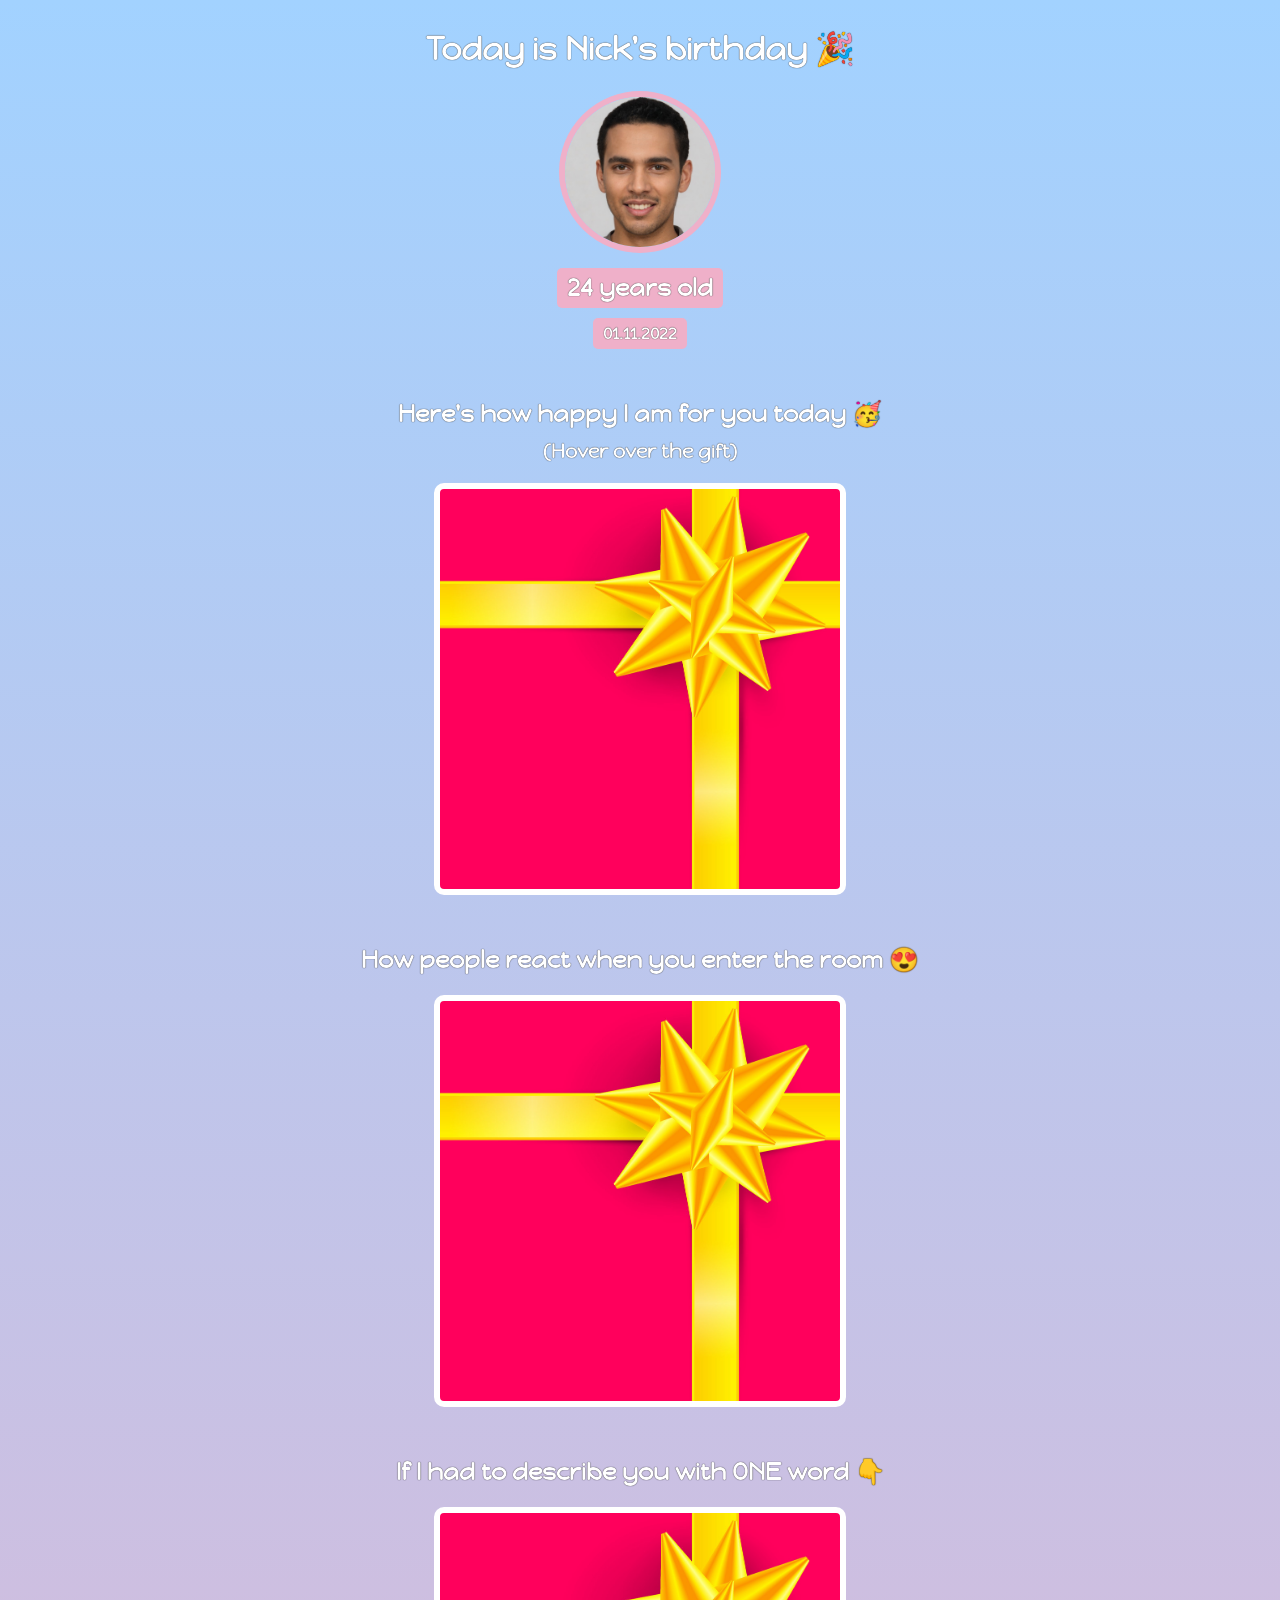
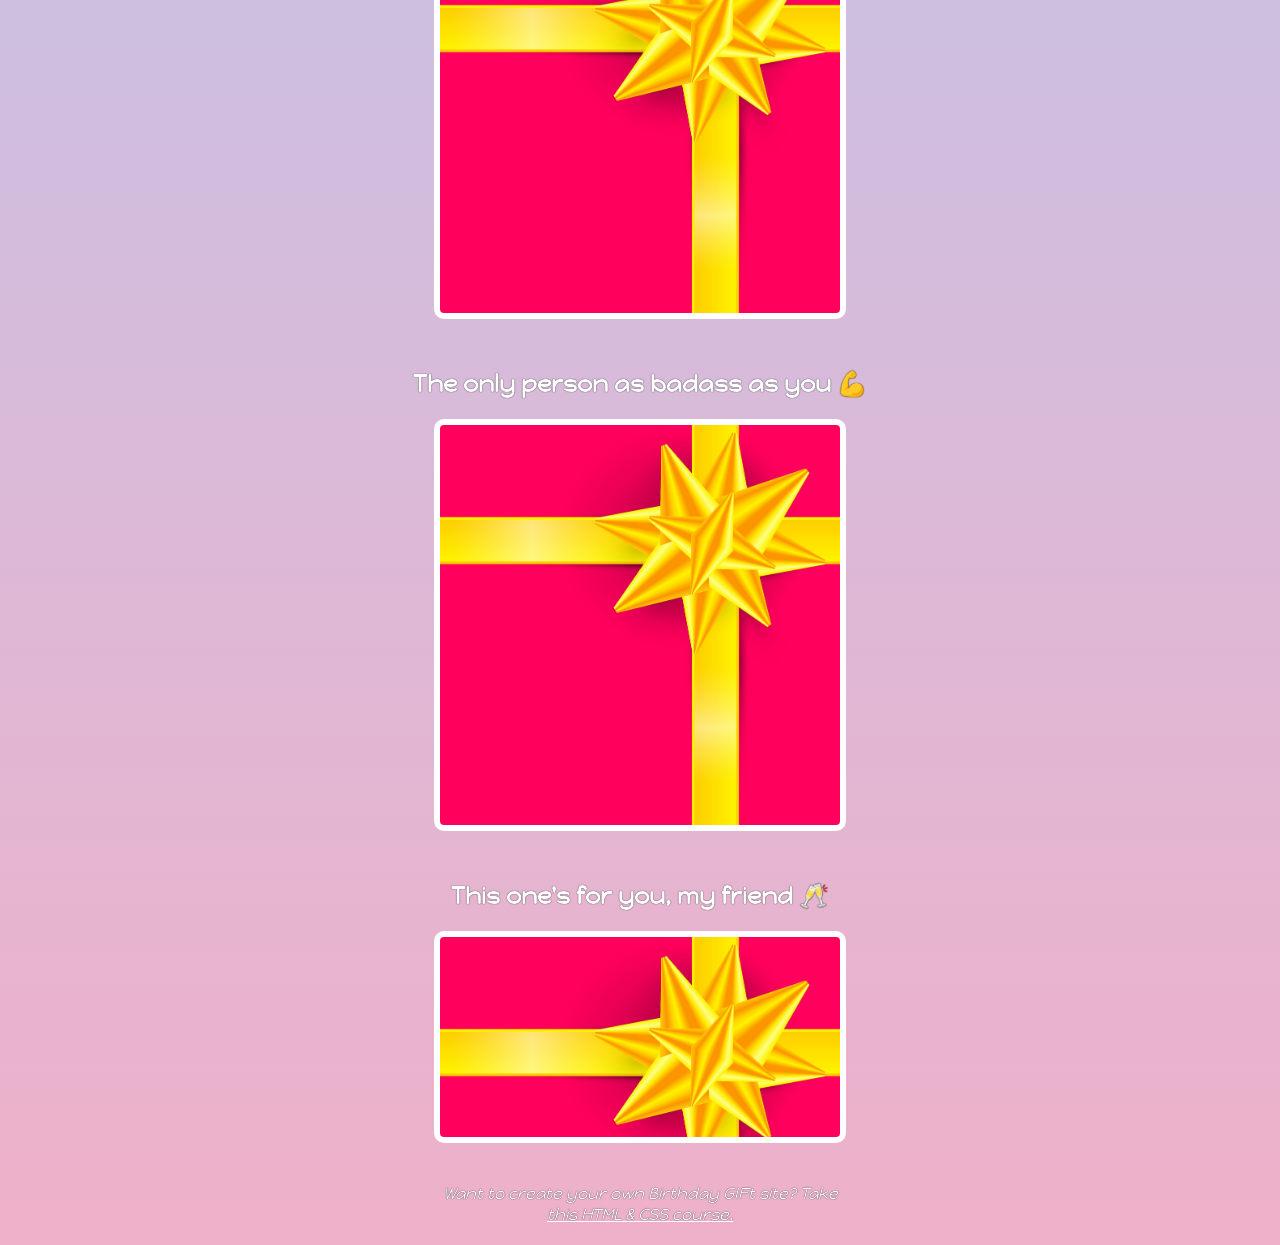
<file: Birthday-Simple-Website/index.html>
<html>
    <head>
        <link rel="preconnect" href="https://fonts.googleapis.com">
        <link rel="preconnect" href="https://fonts.gstatic.com" crossorigin>
        <link href="https://fonts.googleapis.com/css2?family=Happy+Monkey&display=swap" rel="stylesheet">
        <link rel="stylesheet" href="styles.css">
    </head>
    <body>
        <div id="header">
            <h1>Today is Nick's birthday 🎉</h1>
            <img id="bff-img" src="images/nick.jpg">
            <h2 id="bday-age">24 years old</h2>
            <h4 id="bday-date">01.11.2022</h4>
        </div>
        
        <div class="gift-section">
            <h2 class="gift-title">Here's how happy I am for you today 🥳</h2>
            <h3 class="gift-hint">(Hover over the gift)</h3>
            <div class="gift-img" id="gift-img-happy"></div>
        </div>
        
        <div class="gift-section">
            <h2 class="gift-title">How people react when you enter the room 😍</h2>
            <div class="gift-img" id="gift-img-hot"></div>
        </div>
        
        <div class="gift-section">
            <h2 class="gift-title">If I had to describe you with ONE word 👇</h2>
            <div class="gift-img" id="gift-img-genius"></div>
        </div>
        
        <div class="gift-section">
            <h2 class="gift-title">The only person as badass as you 💪</h2>
            <div class="gift-img" id="gift-img-badass"></div>
        </div>
        
         <div class="gift-section">
            <h2 class="gift-title">This one's for you, my friend 🥂</h2>
            <div class="gift-img" id="gift-img-cheers"></div>
        </div>
        
        <p id="footer">Want to create your own Birthday GIFt site? Take <a href="https://scrimba.com/learn/htmlandcss" target="_blank">this HTML & CSS course.</a></p>
        
    </body>
</html>
</file>
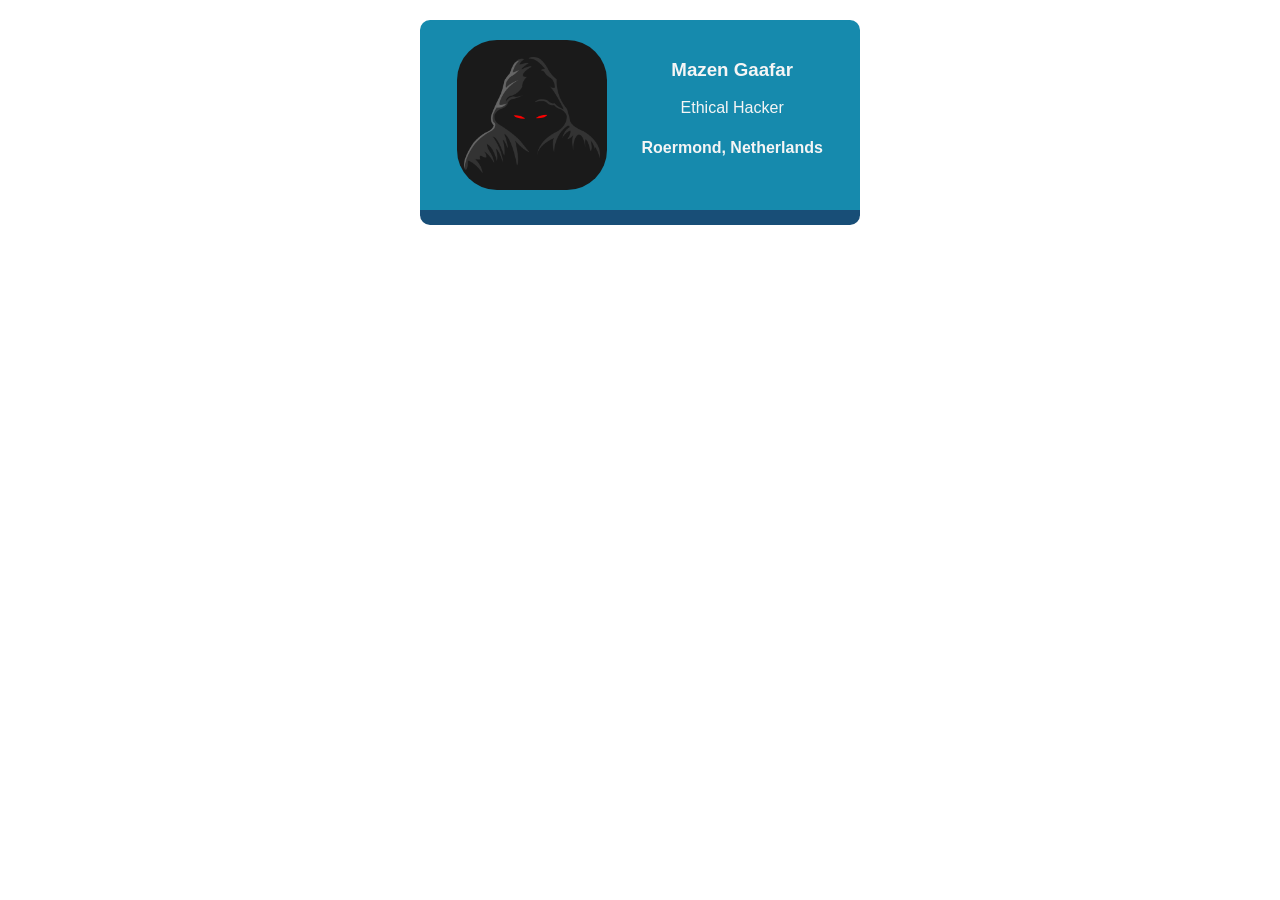
<file: Business-Card/index.html>
<html>
    <head>
        <link rel="stylesheet" href="styles.css" />
    </head>
    <body>
        <div class="card">
            <img class="avatar" src="images/nmmm.jpg">
            <div >
                <h3>Mazen Gaafar</h3>
                <p>Ethical Hacker</p>
                <h4>Roermond, Netherlands</h4>
            </div>
        </div>
    </body>
</html>
</file>
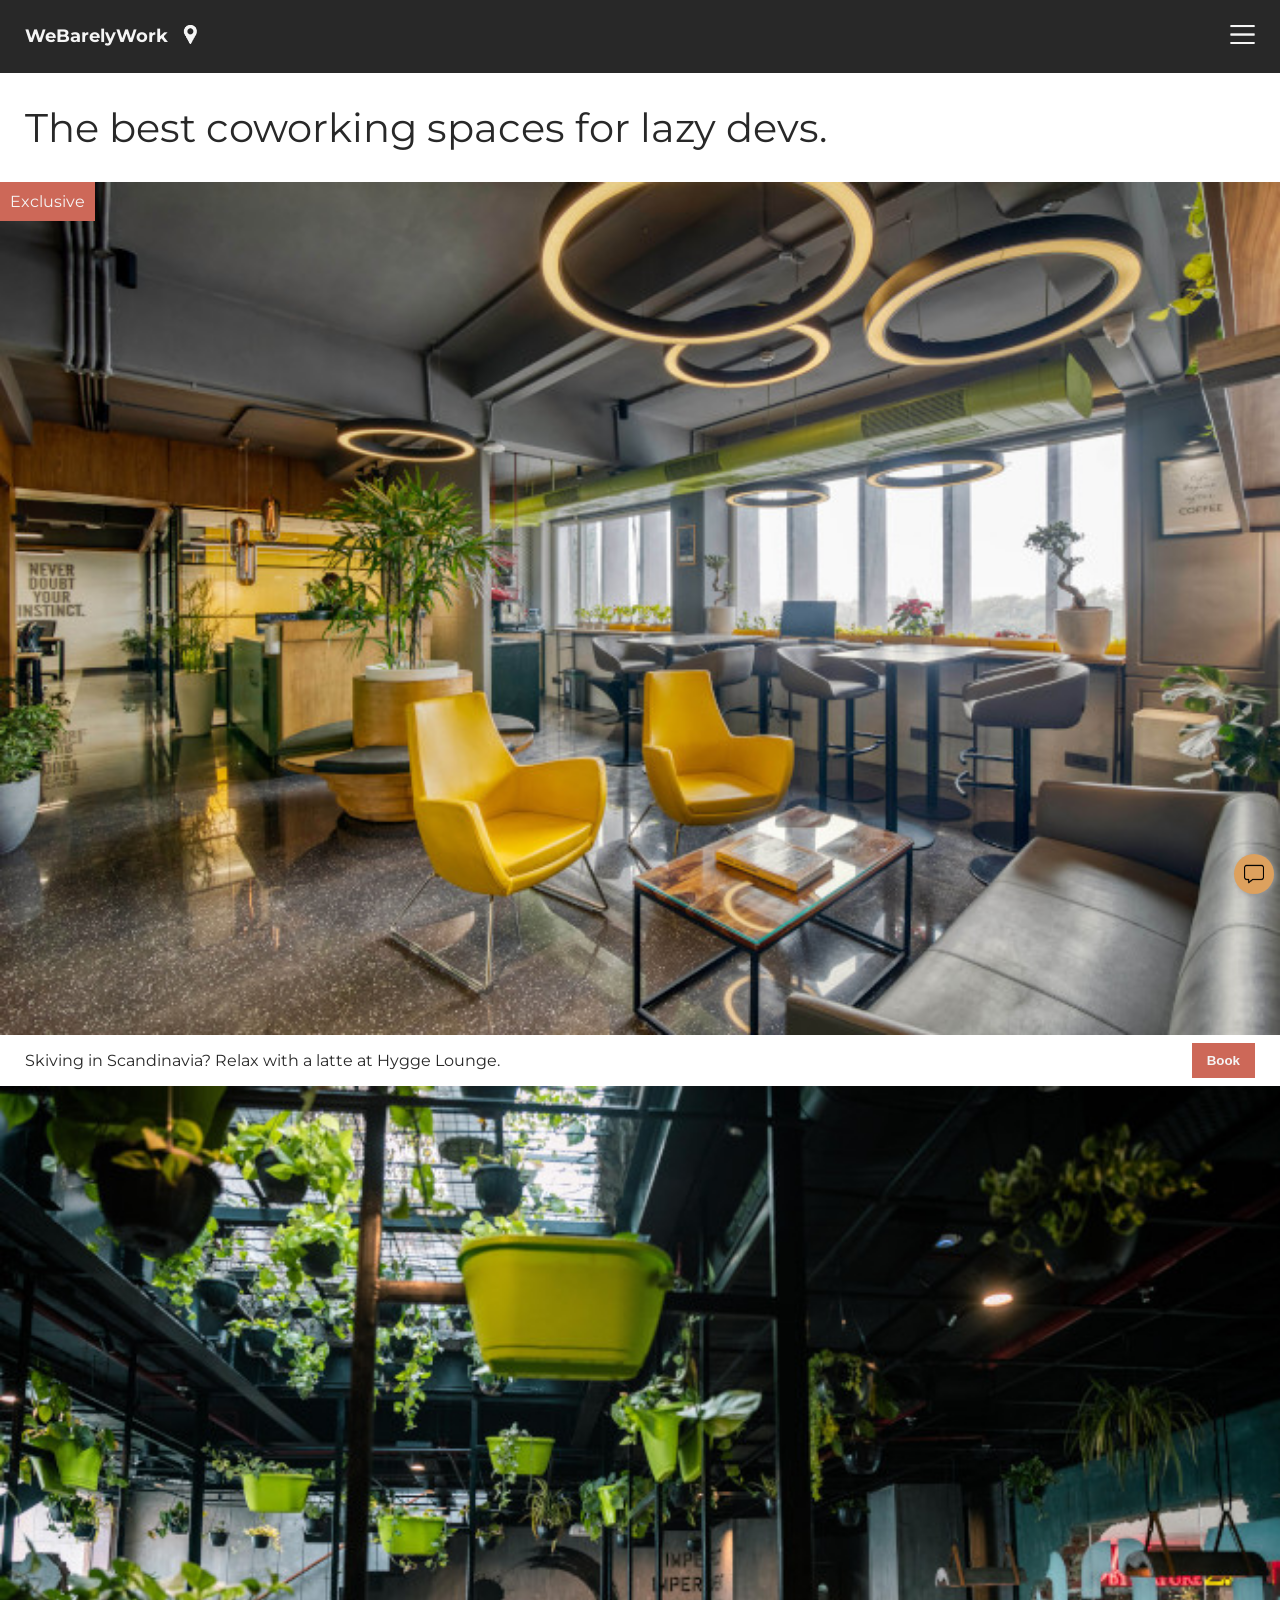
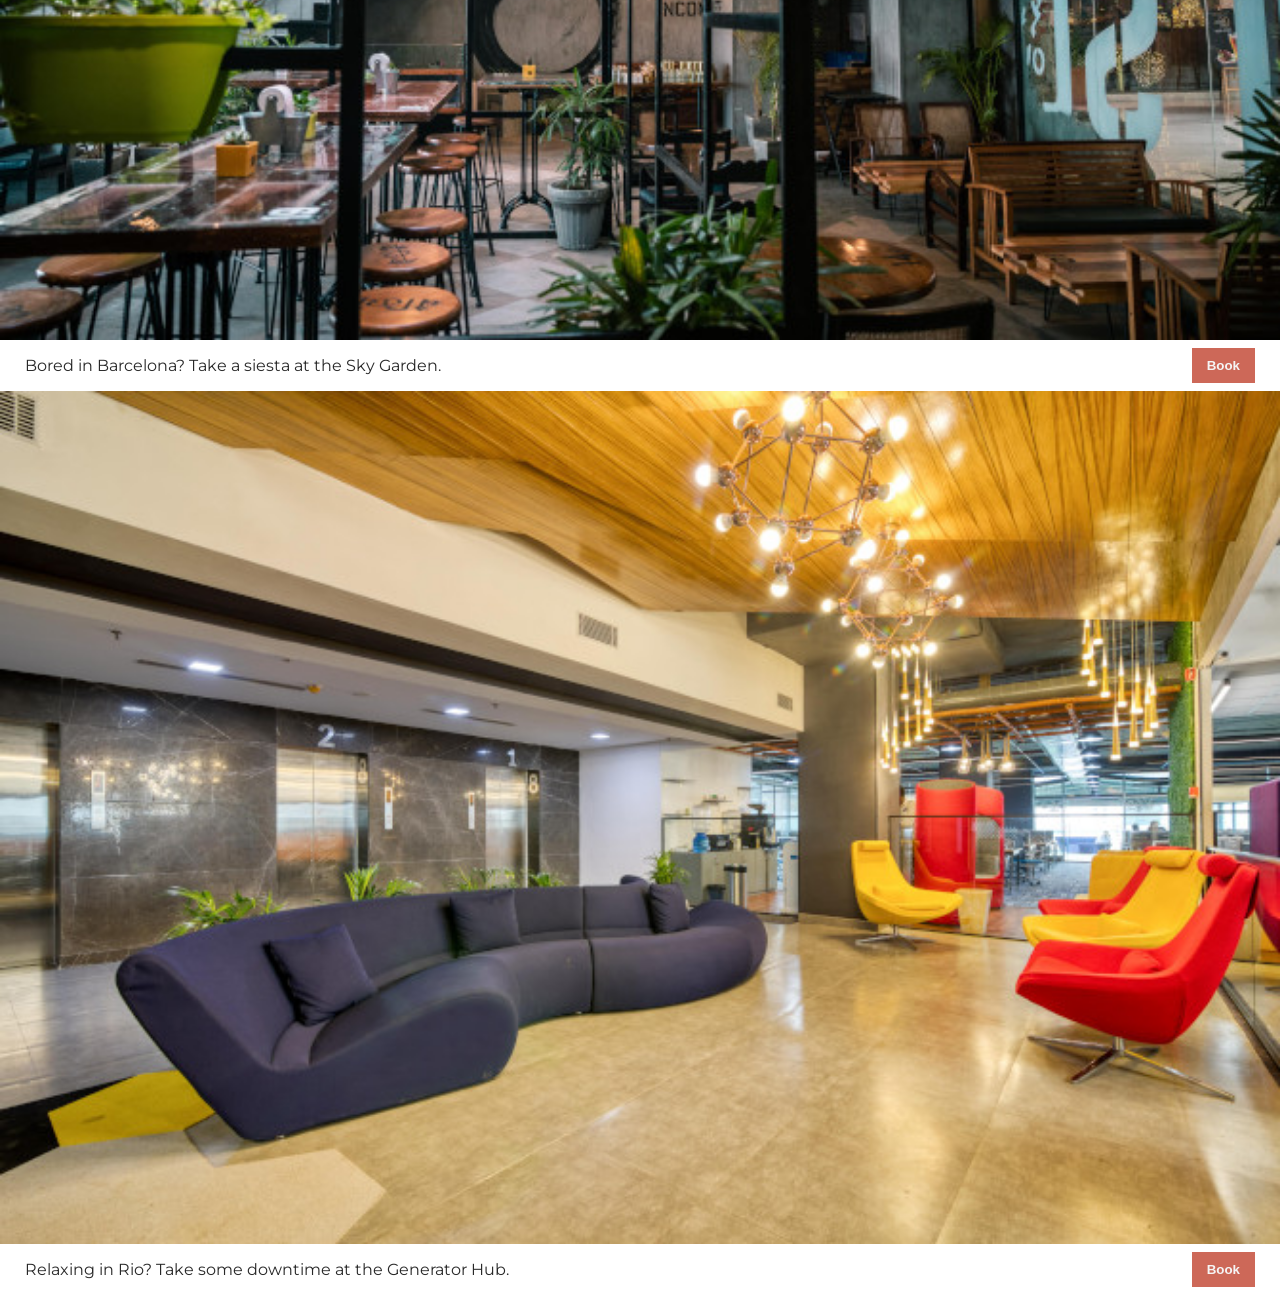
<file: Coworking-space-site/index.html>
<!doctype html>
<html>
	<head>
		<link rel="preconnect" href="https://fonts.googleapis.com">
		<link rel="preconnect" href="https://fonts.gstatic.com" crossorigin>
		<link href="https://fonts.googleapis.com/css2?family=Montserrat:wght@400;700&display=swap" rel="stylesheet">
		<link rel="stylesheet" href="index.css">
	</head>

	<body>
		<header>
			<nav>
				<ul>
					<li class="logo">
						WeBarelyWork
					</li>
					<li>
						<img src="images/pin.png" class="icon" alt="location">
					</li>
					<li class="align-right">
						<img src="images/burger.png" class="icon">
					</li>
				</ul>
			</nav>
		</header> 
		<main>
			<section>
				<h1>The best coworking spaces for lazy devs.</h1>
			</section>
			
			<section class="item">
				<img src="images/hygge.jpg" class="item-img" alt="A smart coworking space">
				<div class="img-banner">
					Exclusive
				</div>
				<div class="caption">
					<p>Skiving in Scandinavia? Relax with a latte at Hygge Lounge.</p>
					<button>Book</button>
				</div>
			</section> 
			
			<section class="item">
				<img src="images/sky-garden.jpg" class="item-img" alt="A coworking space with plants">
				<div class="caption">
					<p>Bored in Barcelona? Take a siesta at the Sky Garden.</p>
					<button>Book</button>
				</div>
			</section> 
			
			<section class="item">
				<img src="images/generator.jpg" class="item-img" alt="A comfortable coworking space">
				<div class="caption">
					<p>Relaxing in Rio? Take some downtime at the Generator Hub.</p>
					<button>Book</button>
				</div>
			</section>
			
		</main>
		<div class="chatbox-bg">
			<img src="images/message.png" class="chatbox-img" alt="chatbox">
		</div>
	</body>
</html>
</file>
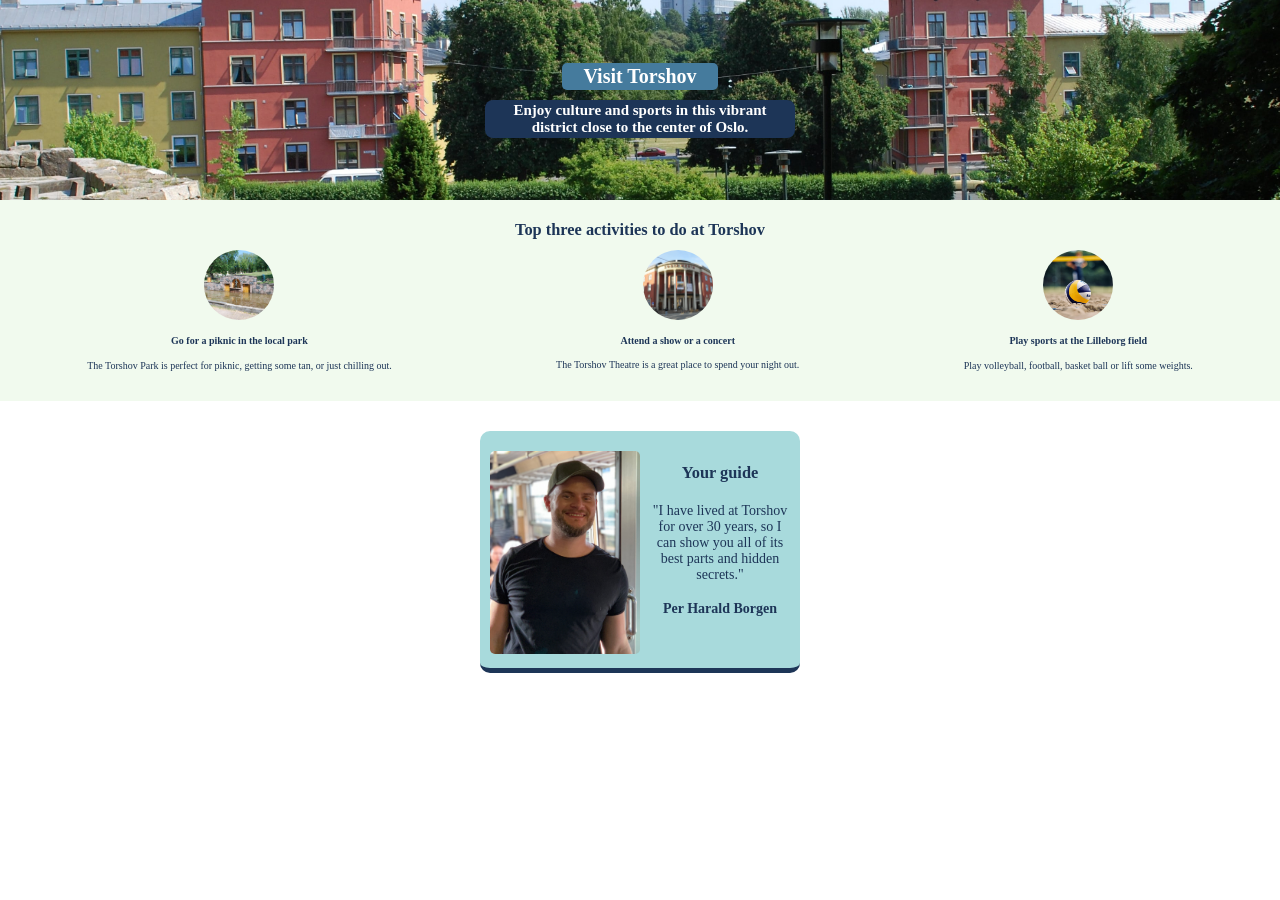
<file: HomeTown-Homepage/index.html>
<!DOCTYPE html>
<html>
    <head>
        <link rel="stylesheet" href="styles.css">
    </head>
    <body>
        
        <!-- HERO SECTION -->
        <div class="header">
            
                <h1>Visit Torshov</h1>
                <h2>Enjoy culture and sports in this vibrant district close to the center of Oslo.</h2>
           
            
        </div>
        
        <!-- ACTIVITIES SECTION -->
        <div class="activities-section">
            <h3>Top three activities to do at Torshov</h3>
            <div class="activities-card">
                <div>
                    <img src="images/park.jpg" class="image">
                    <h4>Go for a piknic in the local park</h4>
                    <p>The Torshov Park is perfect for piknic, getting some tan, or just chilling out.</p>
                </div>
                <div>
                    <img src="images/theatre.jpg" class="image">
                    <h4>Attend a show or a concert</h4>
                    <p>The Torshov Theatre is a great place to spend your night out.</p>
                </div>
                <div>
                    <img src="images/sports.jpg" class="image">
                    <h4>Play sports at the Lilleborg field</h4>
                    <p>Play volleyball, football, basket ball or lift some weights.</p>
                </div> 
            </div>
            
        </div>

        <!-- GUIDE SECTION -->
        <div class="guide-section">
            <div class="guide-text">
                <h3>Your guide</h3>
                <p>"I have lived at Torshov for over 30 years, so I can show you all of its best parts and hidden secrets."</p>
                <h4>Per Harald Borgen</h4>
            </div>
            
            <div>
                <img src="images/per.jpg" class="avatar">
            </div>
            
        </div>
    </body>
</html>
</file>
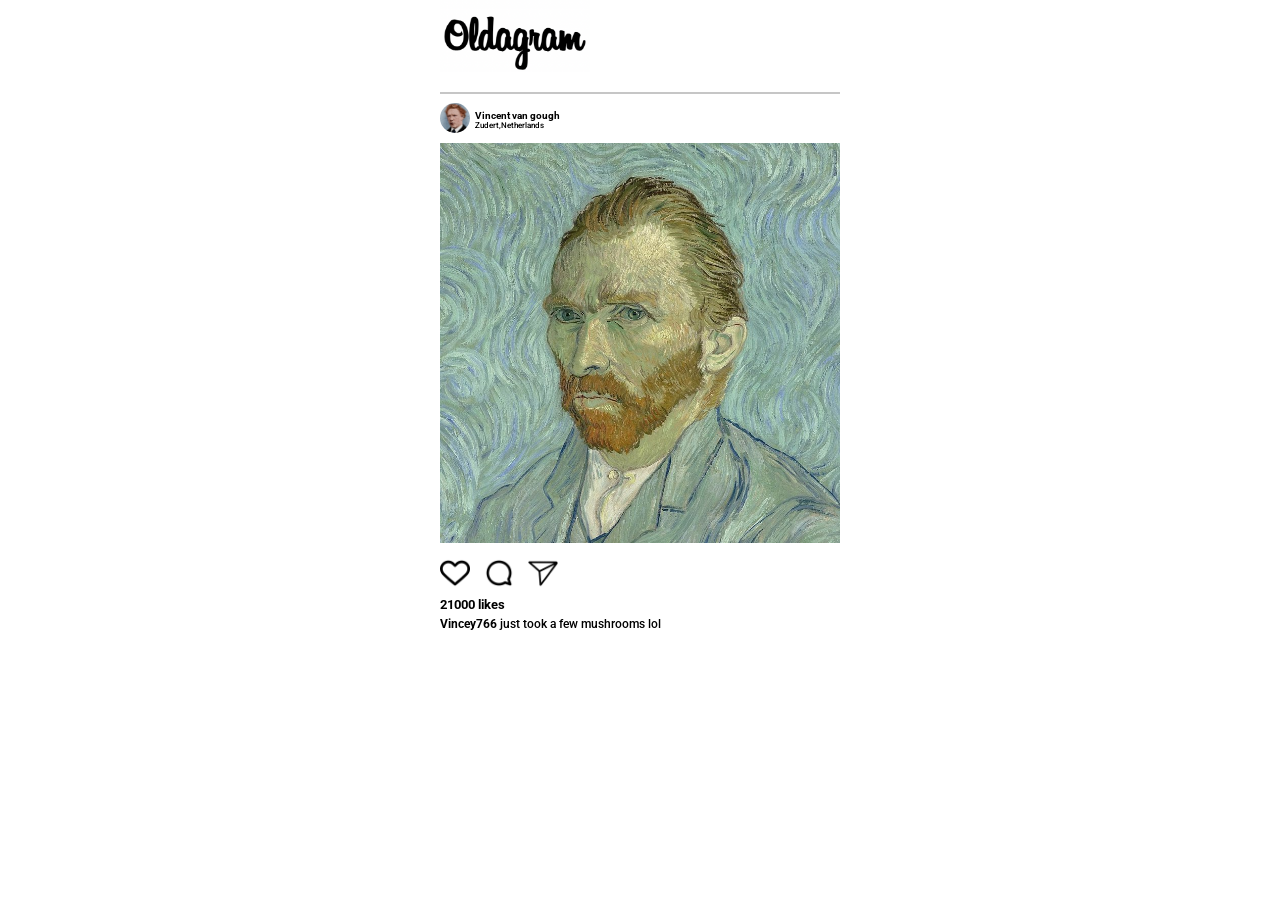
<file: instagram-clone/index.html>
<html>
  <head>
    <link rel="stylesheet" href="style.css" />
    <link
      href="https://fonts.googleapis.com/css2?family=Roboto:wght@300;900&display=swap"
      rel="stylesheet"
    />
  </head>
  <body>
    <header class="header">
      <div class="container">
        <img class="logo" src="images/logo.png" />
        <div class="line"></div>
      </div>
    </header>

    <section class="first-post">
      <div class="section-container">
        <div class="post-header">
          <div class="header-details">
            <h1>Vincent van gough</h1>
            <p>Zudert,Netherlands</p>
          </div>

          <div class="header-avatar">
            <img class="post-avatar" src="images/avatar-vangogh.jpg" />
          </div>
        </div>
        <div class="post-img-section">
          <img class="post-img" src="images/post-vangogh.jpg" />
        </div>
        <div class="interactions">
          <img class="heart" src="images/icon-heart.png" />
          <img class="comment" src="images/icon-comment.png" />
          <img class="dm" src="images/icon-dm.png" />
        </div>

        <h5>21000 likes</h5>
        <p><span>Vincey766</span> just took a few mushrooms lol</p>
      </div>
    </section>
    <script href="script.js"></script>
  </body>
</html>
</file>
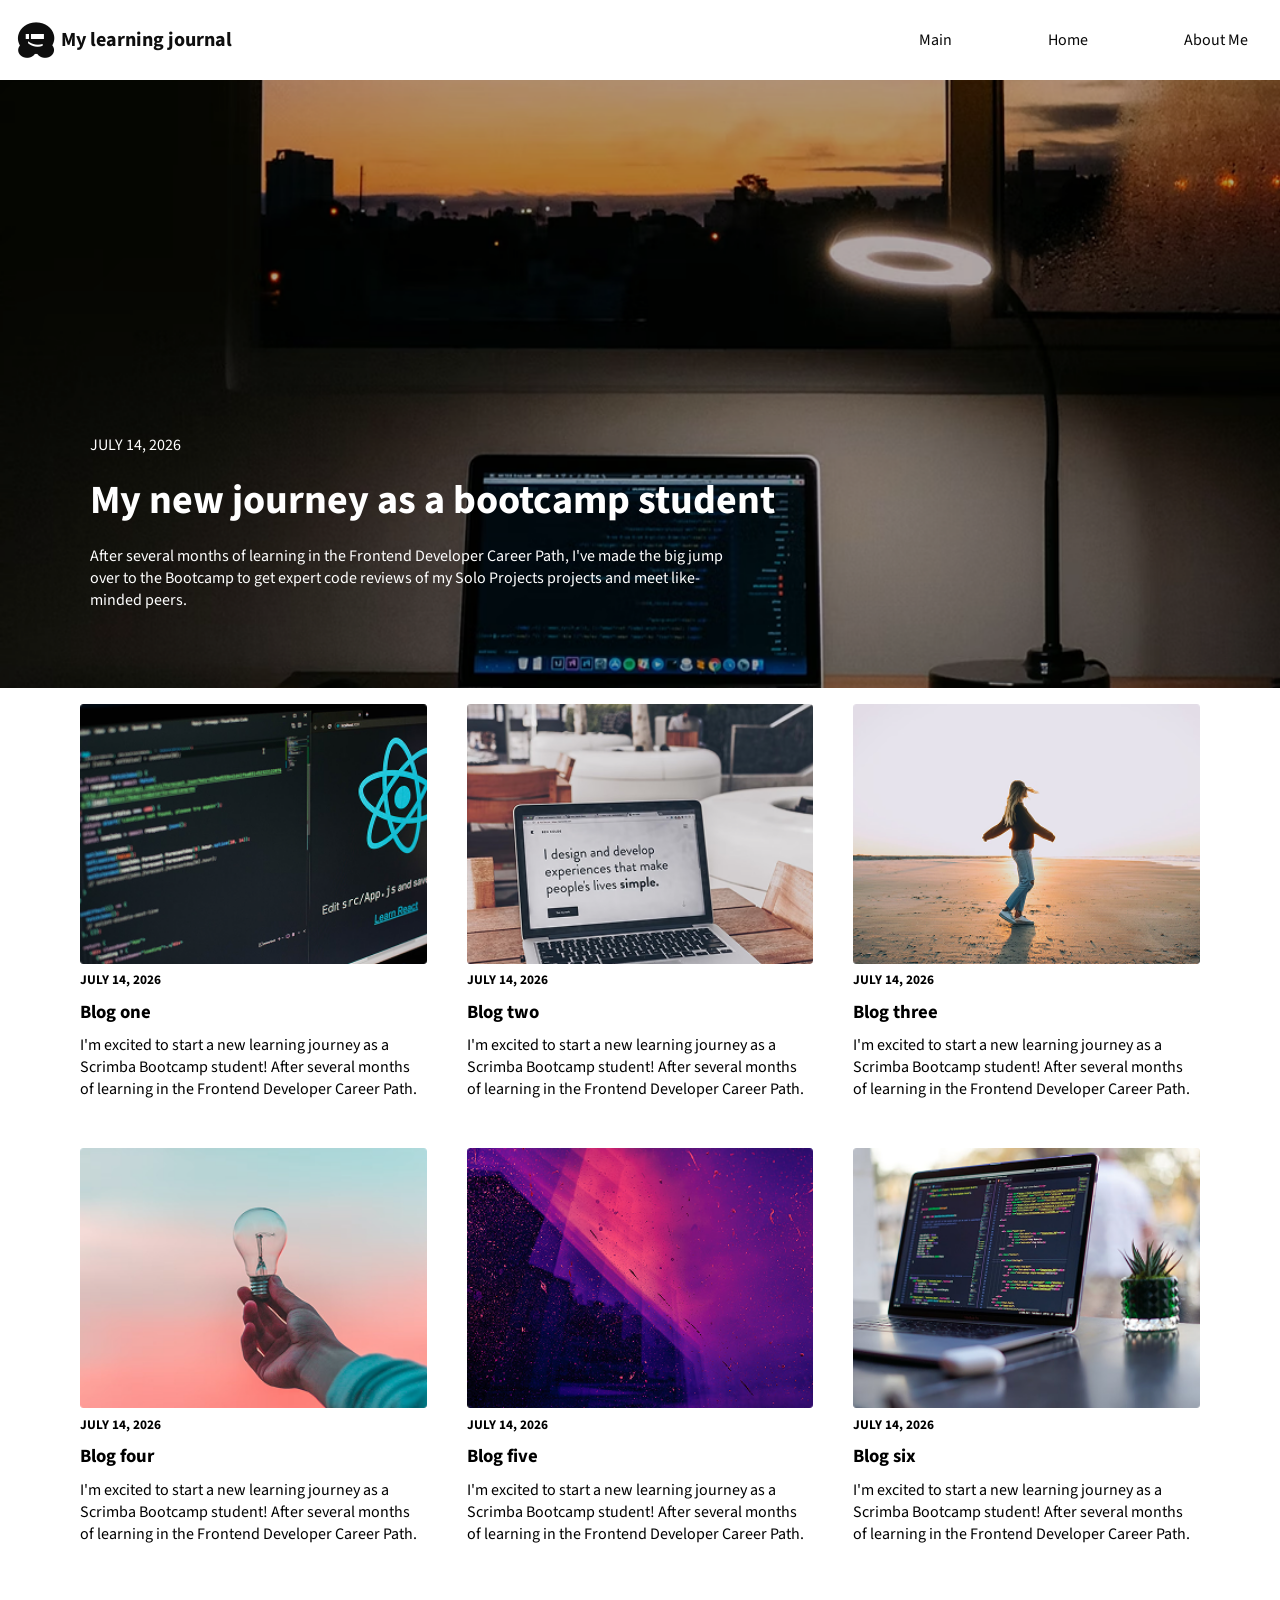
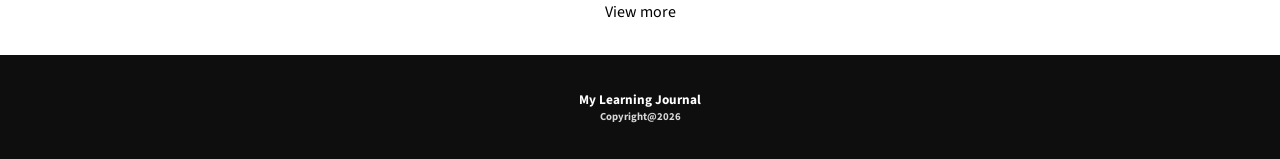
<file: Learning Journal/index.html>
<html>
  <head>
    <link rel="stylesheet" href="style.css" />
    <link
      rel="stylesheet"
      href="https://cdnjs.cloudflare.com/ajax/libs/font-awesome/6.7.2/css/all.min.css"
    />
    <link
      href="https://fonts.googleapis.com/css2?family=Happy+Monkey&family=Orbitron:wght@400..900&family=Raleway:ital,wght@0,100..900;1,100..900&family=Roboto:ital,wght@0,300;1,300&family=Smythe&family=Source+Sans+3:ital,wght@0,200..900;1,200..900&display=swap"
      rel="stylesheet"
    />
  </head>
  <body>
    <header>
      <div class="title">
        <i class="fa-brands fa-wpbeginner"></i>
        <h1>My learning journal</h1>
      </div>

      <div class="pages">
        <ul>
            <li>
                <a href="index.html">Main</a>
            </li>
          <li>
            <a href="home.html">Home</a>
          </li>
          <li>
            <a href="aboutme.html">About Me</a>
          </li>
        </ul>
      </div>
    </header>

    <main>
      <div class="post">
        <div class="post-content">
          <p>JULY 14, 2026</p>
          <h2>My new journey as a bootcamp student</h2>
          <p>
            After several months of learning in the Frontend Developer Career
            Path, I've made the big jump over to the Bootcamp to get expert code
            reviews of my Solo Projects projects and meet like-minded peers.
          </p>
        </div>
      </div>
      <div class="grid-container">
        <div class="blog">
          <img src="images/blog-image-01.png" alt="blog image" />
          <h5>JULY 14, 2026</h5>
          <h3>Blog one</h3>
          <p>
            I'm excited to start a new learning journey as a Scrimba Bootcamp
            student! After several months of learning in the Frontend Developer
            Career Path.
          </p>
        </div>
        <div class="blog">
          <img src="images/blog-image-02.png" alt="blog image" />
          <h5>JULY 14, 2026</h5>
          <h3>Blog two</h3>
          <p>
            I'm excited to start a new learning journey as a Scrimba Bootcamp
            student! After several months of learning in the Frontend Developer
            Career Path.
          </p>
        </div>
        <div class="blog">
          <img src="images/blog-image-03.png" alt="blog image" />
          <h5>JULY 14, 2026</h5>
          <h3>Blog three</h3>
          <p>
            I'm excited to start a new learning journey as a Scrimba Bootcamp
            student! After several months of learning in the Frontend Developer
            Career Path.
          </p>
        </div>
        <div class="blog">
          <img src="images/blog-image-04.png" alt="blog image" />
          <h5>JULY 14, 2026</h5>
          <h3>Blog four</h3>
          <p>
            I'm excited to start a new learning journey as a Scrimba Bootcamp
            student! After several months of learning in the Frontend Developer
            Career Path.
          </p>
        </div>
        <div class="blog">
          <img src="images/blog-image-05.png" alt="blog image" />
          <h5>JULY 14, 2026</h5>
          <h3>Blog five</h3>
          <p>
            I'm excited to start a new learning journey as a Scrimba Bootcamp
            student! After several months of learning in the Frontend Developer
            Career Path.
          </p>
        </div>
        <div class="blog">
          <img src="images/blog-image-06.png" alt="blog image" />
          <h5>JULY 14, 2026</h5>
          <h3>Blog six</h3>
          <p>
            I'm excited to start a new learning journey as a Scrimba Bootcamp
            student! After several months of learning in the Frontend Developer
            Career Path.
          </p>
        </div>
        
      </div>
      <a class ="view-more" href="#">View more</a>
      
    
    <footer>
        <h5>
            My Learning Journal
        </h5>
        <h6>
            Copyright@2026
        </h6>
    </footer>
    </main>
  </body>
</html>
</file>
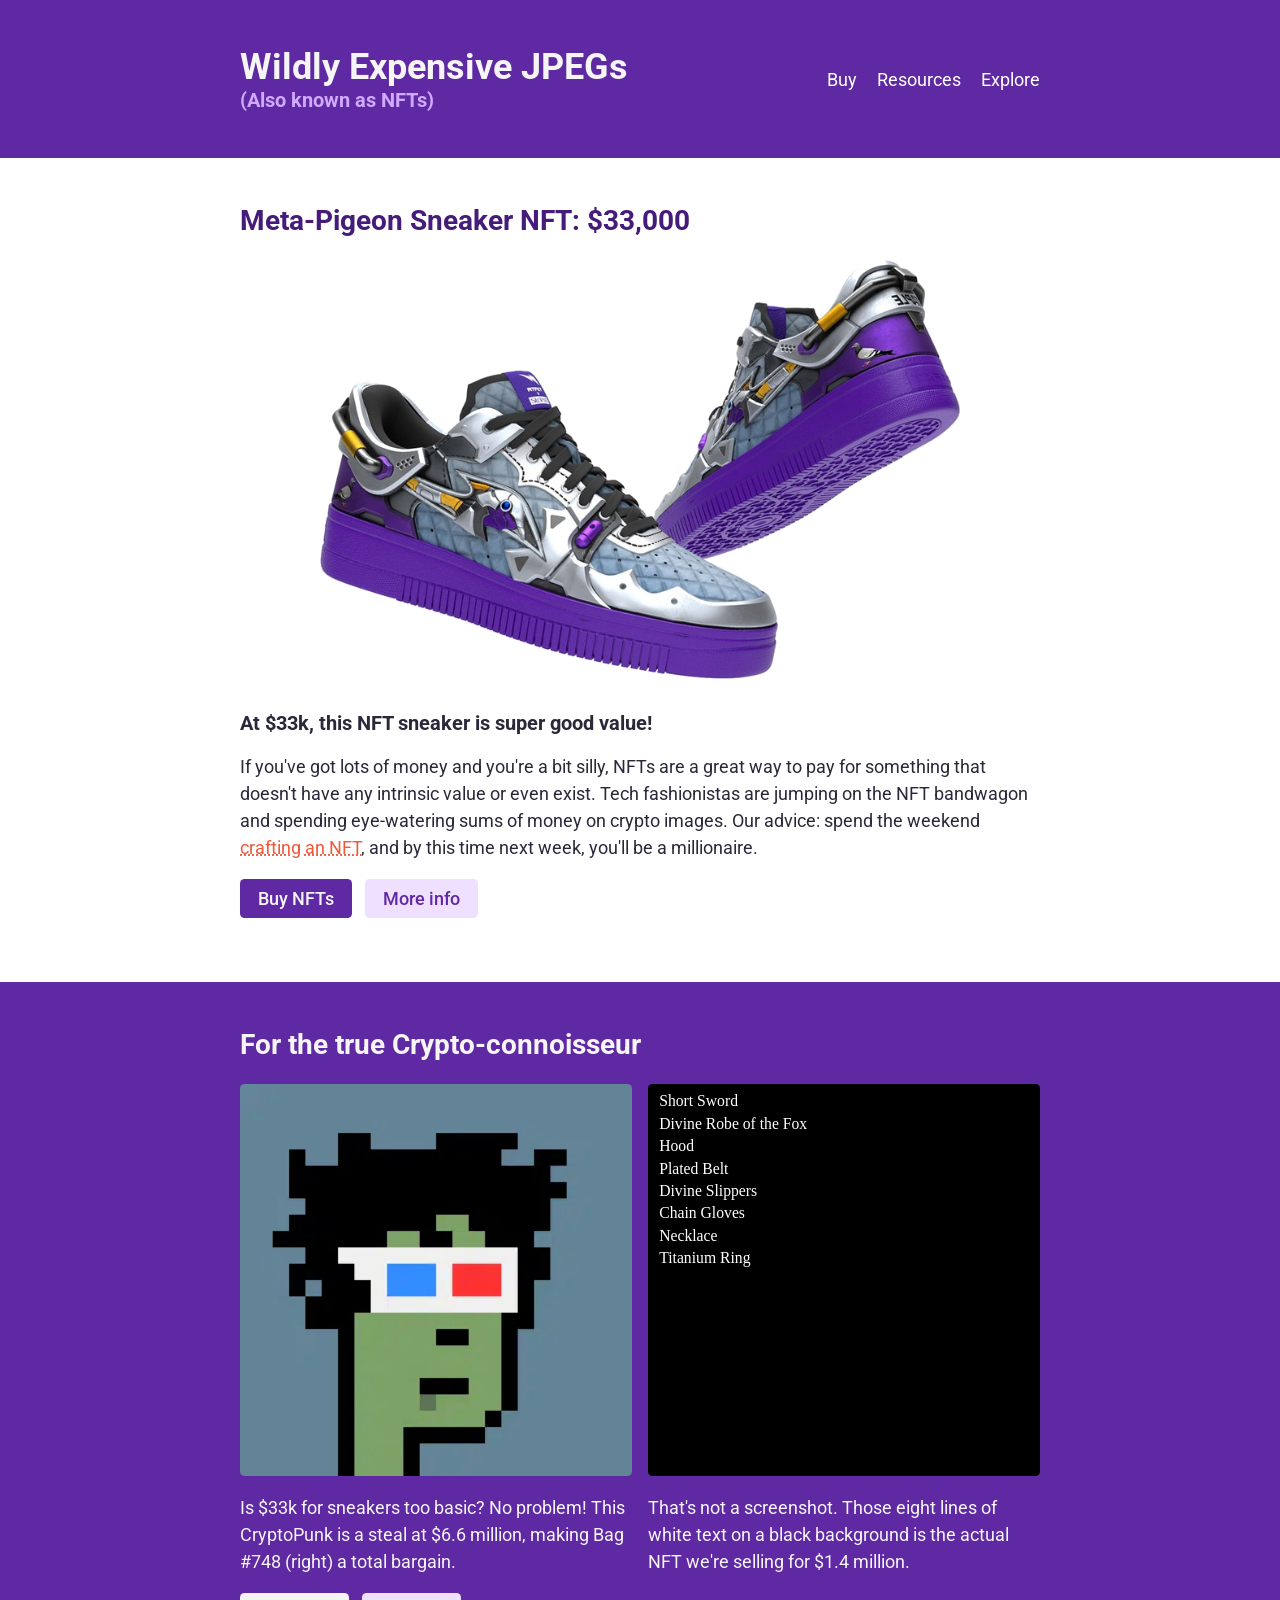
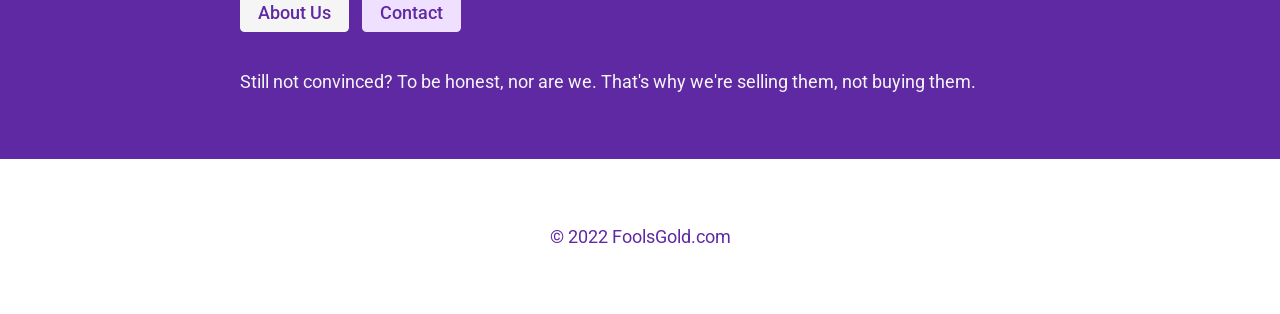
<file: NFT-site/index.html>
<html>
<head>
	<title>NFT Site</title>
	<meta name="viewport" content="width=device-width, initial-scale=1">
	<link rel="preconnect" href="https://fonts.googleapis.com">
	<link rel="preconnect" href="https://fonts.gstatic.com" crossorigin>
	<link href="https://fonts.googleapis.com/css2?family=Roboto:wght@400;500;700&display=swap" rel="stylesheet">
	<link rel="stylesheet" href="index.css">
</head>

<body>
	<header>
		<div class="container">
			<h1>
				Wildly Expensive JPEGs
				<span class="subheading">(Also known as NFTs)</span>
			</h1>
			
			<!-- Site Navigation -->
			<nav>
				<ul>
					<li><a href="#">Buy</a></li>
					<li><a href="#">Resources</a></li>
					<li><a href="#">Explore</a></li>
				</ul>
			</nav>
		</div>
	</header>
	<main>
		<section>
			<div class="container">
				<h2>Meta-Pigeon Sneaker NFT: $33,000</h2>
				<img  src="images/sneakers-purple.png" alt="Purple and silver sneakers" class="main-image">
				<h3>At $33k, this NFT sneaker is super good value!</h3>
				<p>If you've got lots of money and you're a bit silly, NFTs are a great way to pay for something that doesn't have any intrinsic value or even exist. Tech fashionistas are jumping on the NFT bandwagon and spending eye-watering sums of money on crypto images. Our advice: spend the weekend <a href="#">crafting an NFT</a>, and by this time next week, you'll be a millionaire.</p>
				<a href="#" class="btn btn-dark">Buy NFTs</a>
				<a href="#" class="btn btn-mid">More info</a>
			</div>
		</section>
			
		<section class="section-two">
			<div class="container">
				<h2>For the true Crypto-connoisseur</h2>
				<div class="section-two-image-container">
					<div class="feature-item">
						<img src="images/crypto-punk.jpg" alt="punk with blach hair and red and blue glasses" class="feature-image">
						<p>Is $33k for sneakers too basic? No problem! This CryptoPunk is a steal at $6.6 million, making Bag #748 (right) a total bargain.</p>
					</div>
					<div class="feature-item">
						<img src="images/bag.svg" alt="Seven items from a game listed in white on a black background" class="feature-image">
						<p>That's not a screenshot. Those eight lines of white text on a black background is the actual NFT we're selling for $1.4 million.</p>
					</div>			
				</div>
				<a href="#" class="btn btn-light">About Us</a>
				<a href="#" class="btn btn-mid">Contact</a>
				<p>Still not convinced? To be honest, nor are we. That's why we're selling them, not buying them.</p>
			</div>
		</section>
			
		<footer>
			<p>&copy; 2022 FoolsGold.com</p>
		</footer>
	</main>
</body>
</html>
</file>
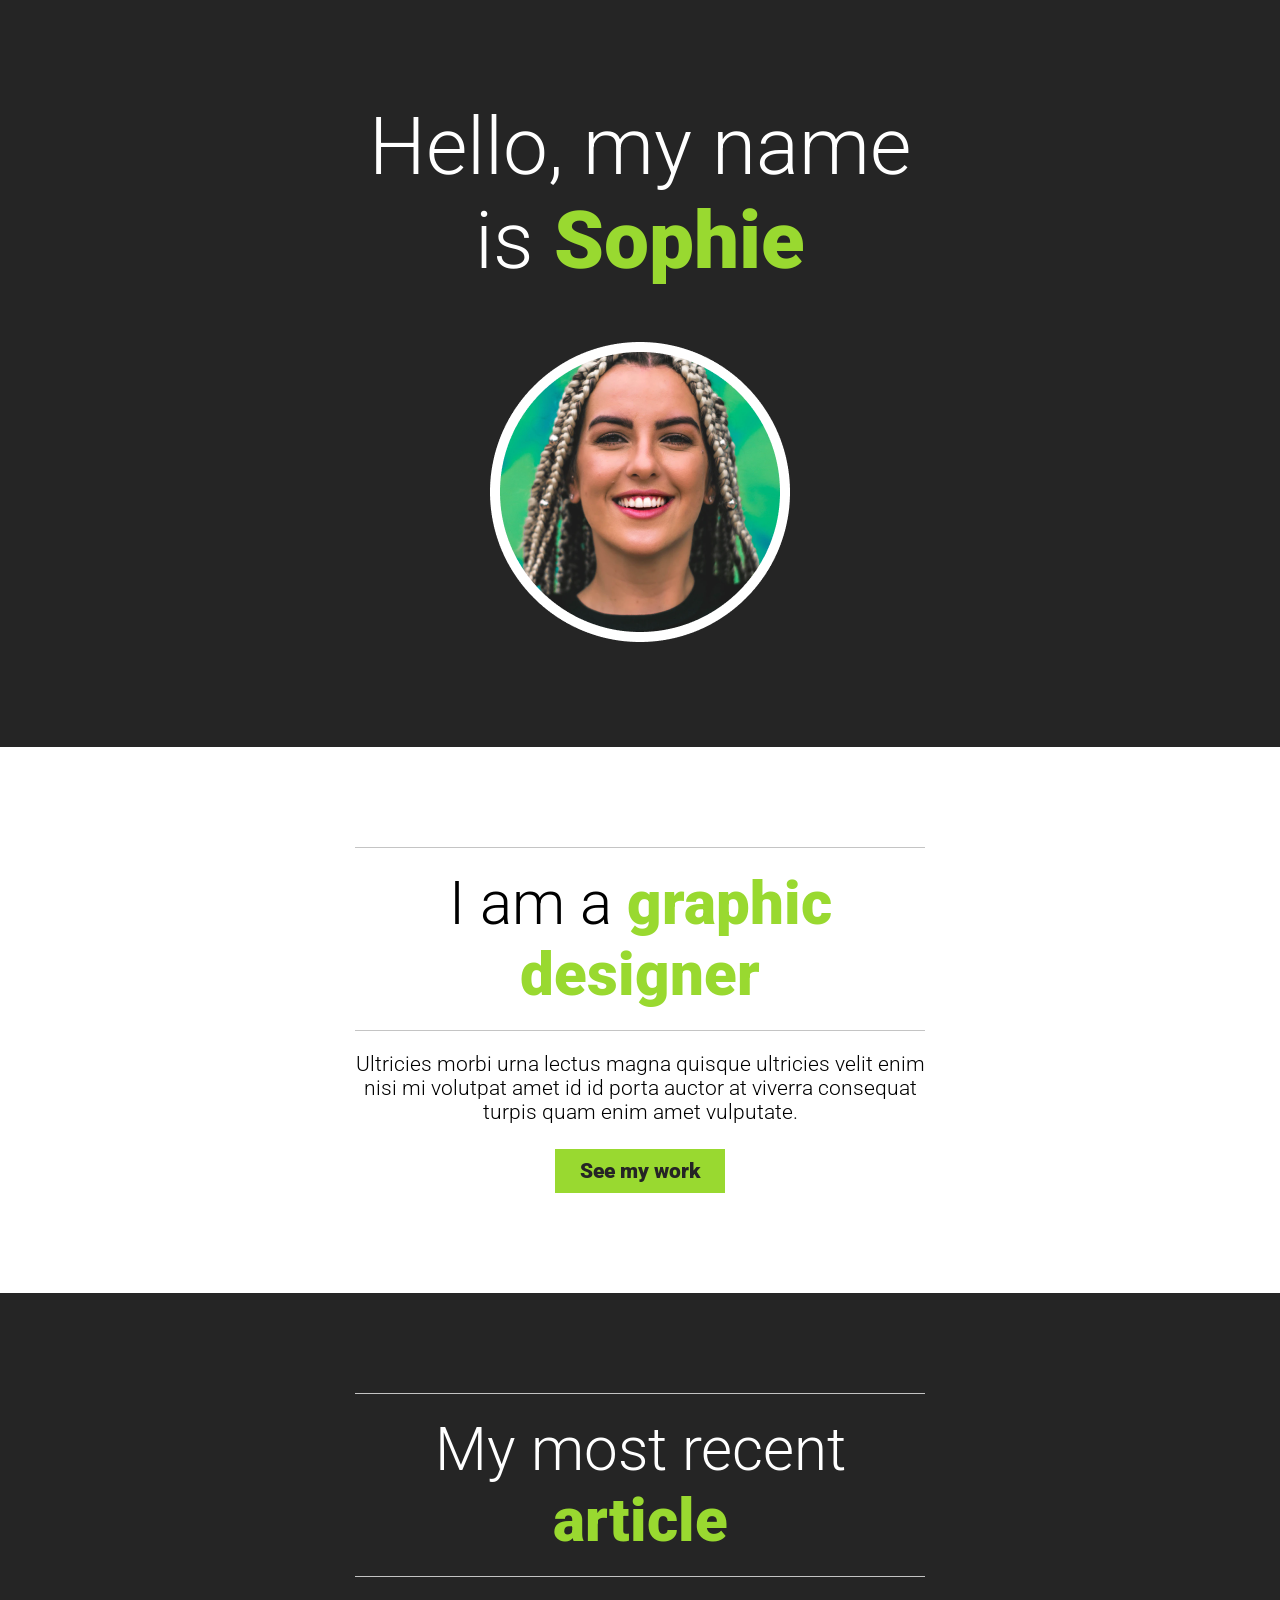
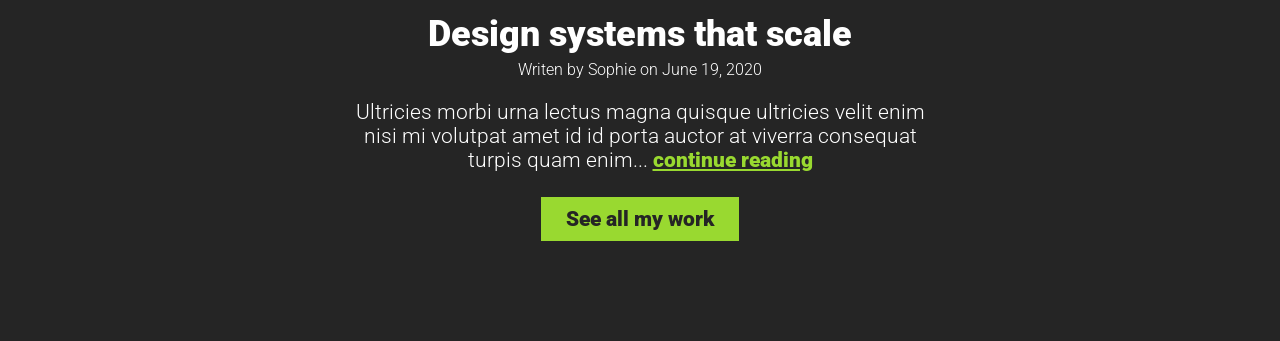
<file: Portfolio/index.html>
<!DOCTYPE html>
<html>
    <head>
        <title>HTML & CSS Fundamentals | Challenges</title>
        <link href="https://fonts.googleapis.com/css2?family=Roboto:wght@300;900&display=swap" rel="stylesheet">
        <link href="css/style.css" rel="stylesheet">
    </head>
    <body>
            
            <header class="inverse">
                <div class="container">
                    <h1>Hello, my name is <span class="accent-text">Sophie</span></h1>
                    <img src="img/sophie.png" alt="portrait of Sophie">
                </div>
            </header>
            
            
            <section class="about-me">
                <div class="container">
                    <h2>I am a <span class="accent-text">graphic designer</span></h2>
                    <p>Ultricies morbi urna lectus magna quisque ultricies velit enim nisi mi volutpat amet id id porta auctor at viverra consequat turpis quam enim amet vulputate.</p>
                    <a href="#" class="btn">See my work</a>
                </div>
            </section>
            
            
            <section class="articles inverse">
                <div class="container">
                    <h2>My most recent <span class="accent-text">article</span></h2>
                    <article>
                        <h3>Design systems that scale</h3>
                        <p class="small-text">Writen by <span class="name">Sophie</span> on <time datetime="2020-06-19">June 19, 2020</time></p>
                        <p>Ultricies morbi urna lectus magna quisque ultricies velit enim nisi mi volutpat amet id id porta auctor at viverra consequat turpis quam enim... <a href="#">continue reading</a></p>
                        <a href="#" class="btn">See all my work</a>      
                    </article>
                </div>
            </section>
            
    </body> 
</html>
</file>
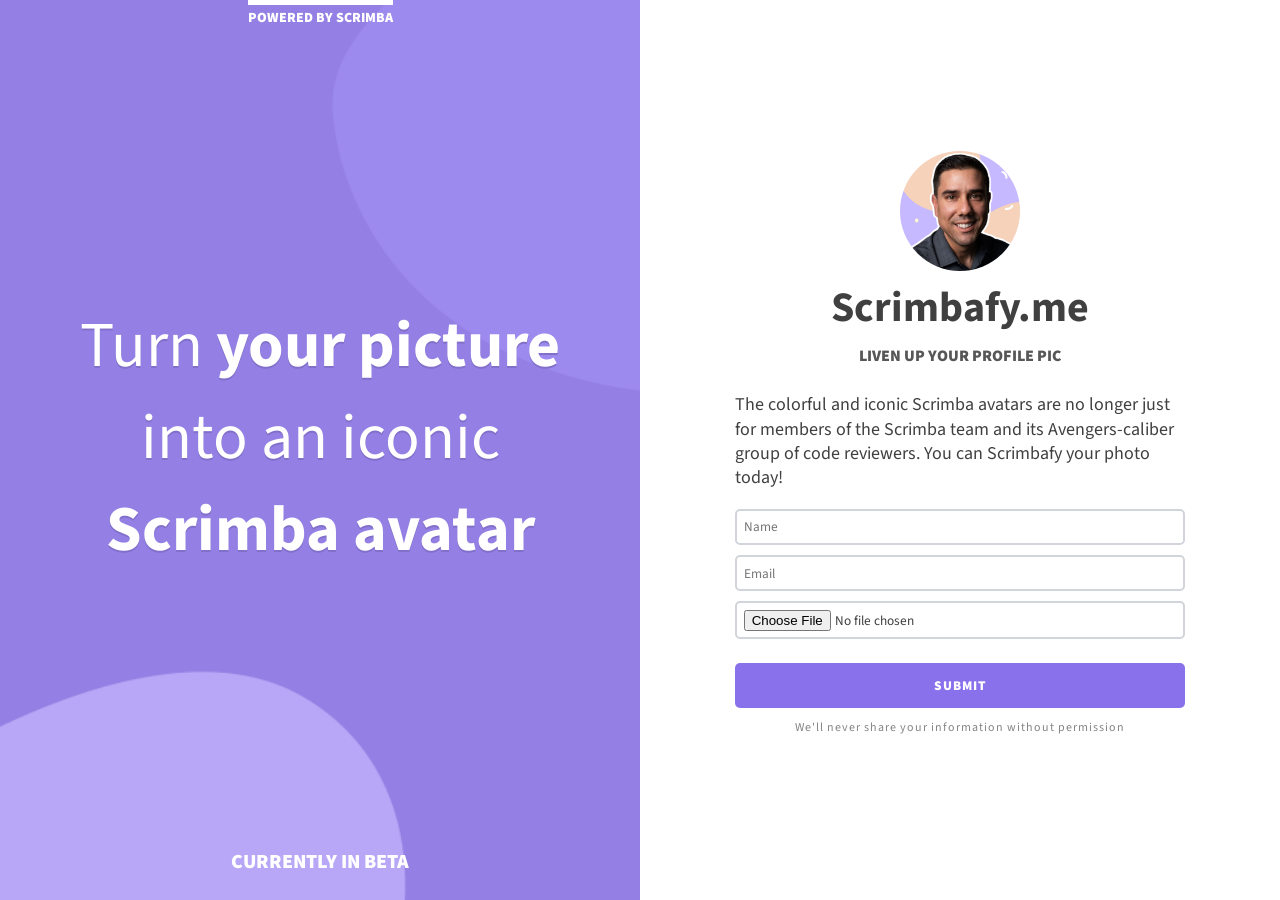
<file: Product-Page/index.html>
<!DOCTYPE html>
<html>
    <head>
        <title>Scrimbafy Me!</title>
        <meta name="viewport" content="width=device-width, initial-scale=1">
        <link href="https://fonts.googleapis.com/css?family=Source+Sans+Pro:300,400,900&display=swap" rel="stylesheet">
        <link href="styles.css" rel="stylesheet">
    </head>
    <body>
        <section class="intro">
            <h1>Turn <strong>your picture</strong> into an iconic <strong>Scrimba avatar</strong></h1>
            <span class="beta-text">Currently in Beta</span>
            <p class="top-text">Powered by Scrimba</p>
        </section>
        
        <main class="main-content">
            <img class="img-main" src="images/avatar.png" alt="My Scrimba avatar.">
            <h2>Scrimbafy.me</h2>
            <span class="subheading">Liven up your profile pic</span>
            
            <p>The colorful and iconic Scrimba avatars are no longer just for members of the Scrimba team and its Avengers-caliber group of code reviewers. You can Scrimbafy your photo today!</p>
            
            <form>
                <input type="text" required placeholder="Name" aria-label="Name">
                <input type="email" required  placeholder="Email" aria-label="Email">
                <input type="file" required accept="image/png, image/jpg" aria-label="Choose file">
                <button class="btn btn-primary">Submit</button>
            </form>   
            <p class="fine-print">We'll never share your information without permission</p>
        </main>
    </body>
</html>
</file>
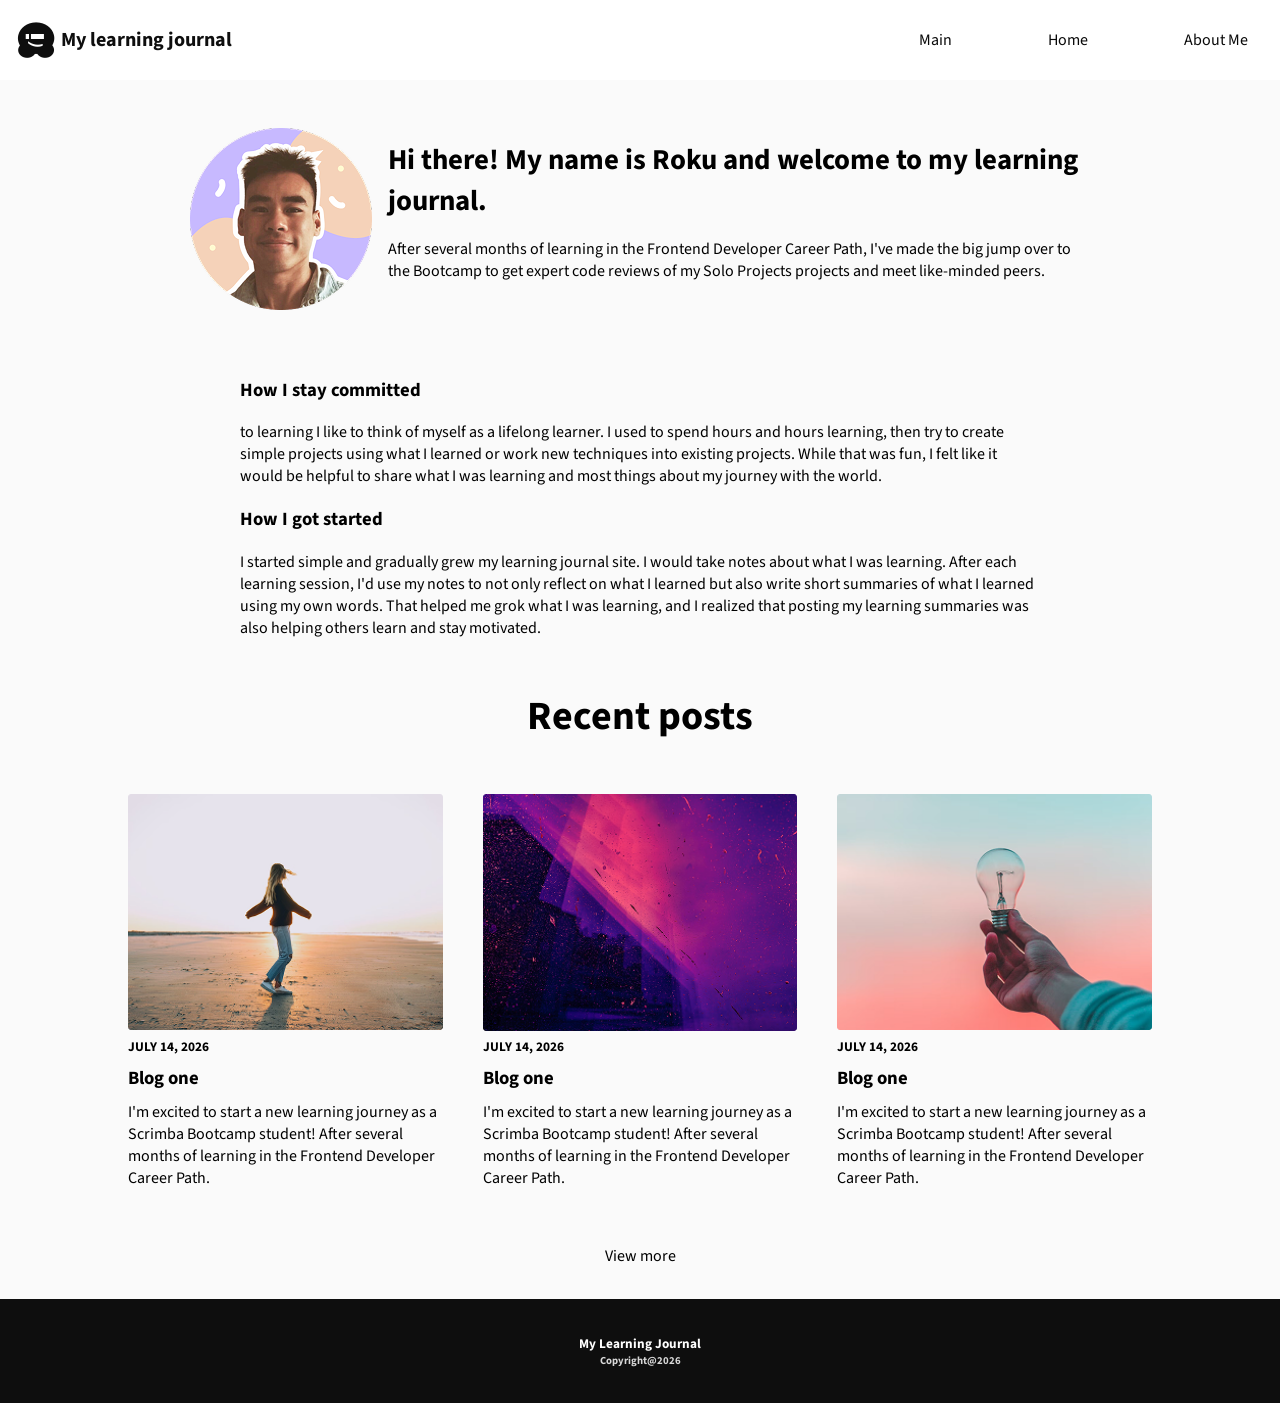
<file: Learning Journal/aboutme.html>
<html>
    <head>
        <link rel="stylesheet" href="style.css" />
    <link
      rel="stylesheet"
      href="https://cdnjs.cloudflare.com/ajax/libs/font-awesome/6.7.2/css/all.min.css"
    />
    <link
      href="https://fonts.googleapis.com/css2?family=Happy+Monkey&family=Orbitron:wght@400..900&family=Raleway:ital,wght@0,100..900;1,100..900&family=Roboto:ital,wght@0,300;1,300&family=Smythe&family=Source+Sans+3:ital,wght@0,200..900;1,200..900&display=swap"
      rel="stylesheet"
    />
    </head>
    <body class="home-body">
    <header>
      <div class="title">
        <i class="fa-brands fa-wpbeginner"></i>
        <h1>My learning journal</h1>
      </div>

      <div class="pages">
        <ul>
            <li>
                <a href="index.html">Main</a>
            </li>
          <li>
            <a href="home.html">Home</a>
          </li>
          <li>
            <a href="aboutme.html">About Me</a>
          </li>
        </ul>
      </div>
    </header>
    <div class="home-content">
        <div class="personal-card">
            <div>
                <img src="images/image 18.png">
            </div>
            <div>
                <h3>Hi there! My name is Roku and welcome to my learning journal.</h3>
                <p>After several months of learning in the Frontend Developer Career Path, I've made the big jump over to the Bootcamp to get expert code reviews of my Solo Projects projects and meet like-minded peers.</p>
            </div>
        </div>
      
      <div class="questions-section">
        <p>
        <h3>How I stay committed</h3>
        to learning I like to think of myself as a lifelong
        learner. I used to spend hours and hours learning, then try to create
        simple projects using what I learned or work new techniques into
        existing projects. While that was fun, I felt like it would be helpful
        to share what I was learning and most things about my journey with the
        world.
        <h3>How I got started</h3>
        I started simple and gradually grew my learning
        journal site. I would take notes about what I was learning. After each
        learning session, I'd use my notes to not only reflect on what I learned
        but also write short summaries of what I learned using my own words.
        That helped me grok what I was learning, and I realized that posting my
        learning summaries was also helping others learn and stay motivated.
      </p>

      </div>
      
    </div>
    <div class="recentpost-container"><h2>Recent posts</h2></div>
    <div class="home-container">
        
        <div class="blog">
          <img src="images/blog-image-03.png" alt="blog image" />
          <h5>JULY 14, 2026</h5>
          <h3>Blog one</h3>
          <p>
            I'm excited to start a new learning journey as a Scrimba Bootcamp
            student! After several months of learning in the Frontend Developer
            Career Path.
          </p>
        </div>
        <div class="blog">
          <img src="images/blog-image-05.png" alt="blog image" />
          <h5>JULY 14, 2026</h5>
          <h3>Blog one</h3>
          <p>
            I'm excited to start a new learning journey as a Scrimba Bootcamp
            student! After several months of learning in the Frontend Developer
            Career Path.
          </p>
        </div>
        <div class="blog">
          <img src="images/blog-image-04.png" alt="blog image" />
          <h5>JULY 14, 2026</h5>
          <h3>Blog one</h3>
          <p>
            I'm excited to start a new learning journey as a Scrimba Bootcamp
            student! After several months of learning in the Frontend Developer
            Career Path.
          </p>
        </div>
    </div>
    <a class ="view-more" href="#">View more</a>
      
    
    <footer>
        <h5>
            My Learning Journal
        </h5>
        <h6>
            Copyright@2026
        </h6>
    </footer>
  </body>
</html>
</file>
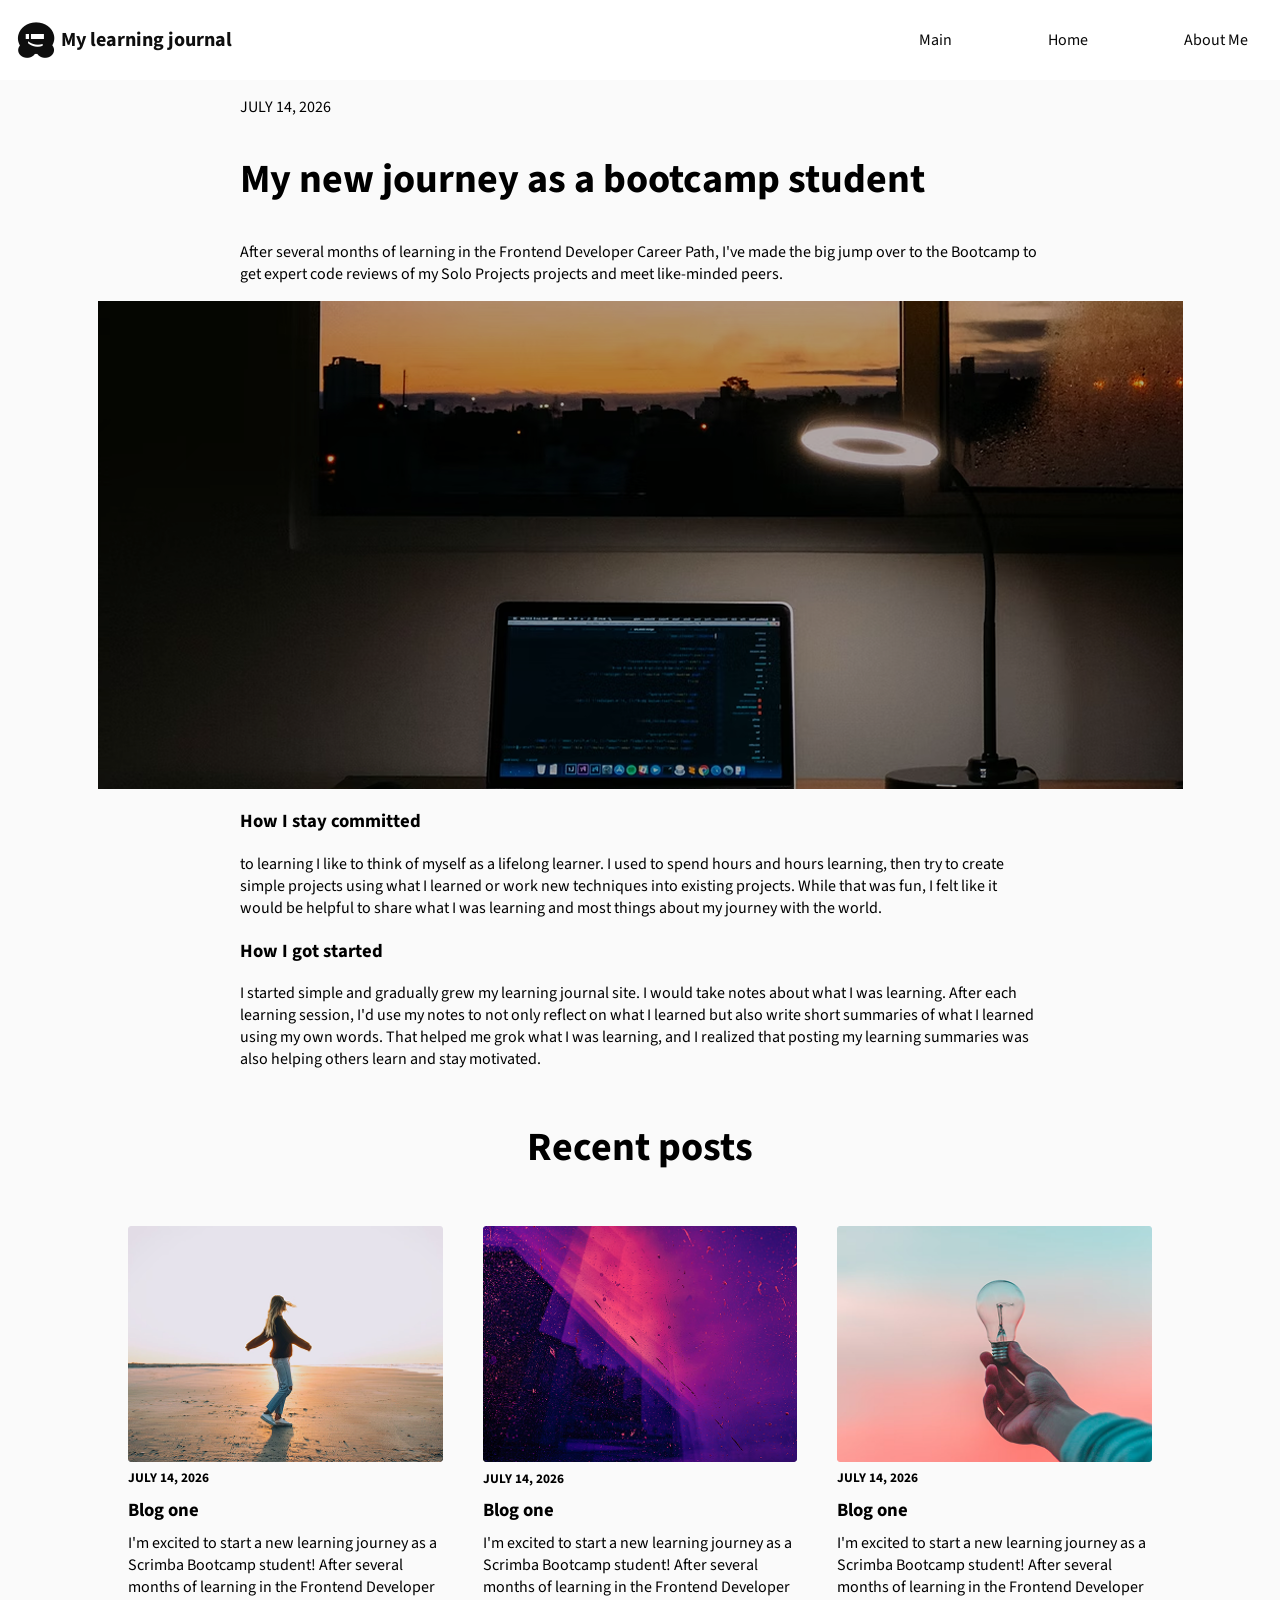
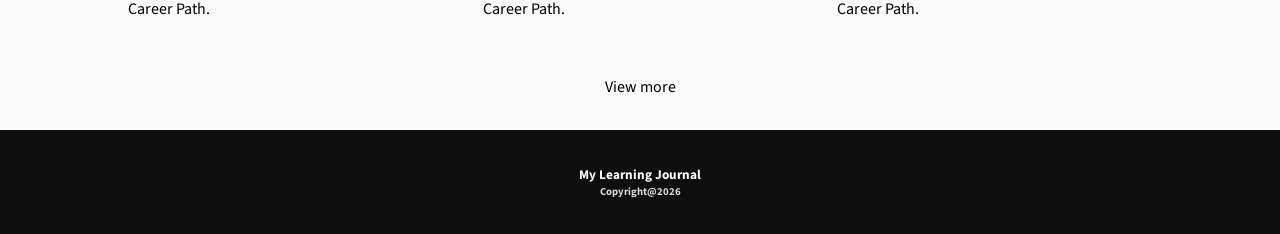
<file: Learning Journal/home.html>
<html>
  <head>
    <link rel="stylesheet" href="style.css" />
    <link
      rel="stylesheet"
      href="https://cdnjs.cloudflare.com/ajax/libs/font-awesome/6.7.2/css/all.min.css"
    />
    <link
      href="https://fonts.googleapis.com/css2?family=Happy+Monkey&family=Orbitron:wght@400..900&family=Raleway:ital,wght@0,100..900;1,100..900&family=Roboto:ital,wght@0,300;1,300&family=Smythe&family=Source+Sans+3:ital,wght@0,200..900;1,200..900&display=swap"
      rel="stylesheet"
    />
  </head>

  <body class="home-body">
    <header>
      <div class="title">
        <i class="fa-brands fa-wpbeginner"></i>
        <h1>My learning journal</h1>
      </div>

      <div class="pages">
        <ul>
            <li>
                <a href="index.html">Main</a>
            </li>
          <li>
            <a href="home.html">Home</a>
          </li>
          <li>
            <a href="aboutme.html">About Me</a>
          </li>
        </ul>
      </div>
    </header>
    <div class="home-content">
        <div class="home-details">
            <p>JULY 14, 2026</p>
            <h2>My new journey as a bootcamp student</h2>
            <p>
                After several months of learning in the Frontend Developer Career Path,
                I've made the big jump over to the Bootcamp to get expert code reviews
                of my Solo Projects projects and meet like-minded peers.
            </p>
        </div>
      

      <img src="images/blog-image-hero.png" />
      <div class="questions-section">
        <p>
        <h3>How I stay committed</h3>
        to learning I like to think of myself as a lifelong
        learner. I used to spend hours and hours learning, then try to create
        simple projects using what I learned or work new techniques into
        existing projects. While that was fun, I felt like it would be helpful
        to share what I was learning and most things about my journey with the
        world.
        <h3>How I got started</h3>
        I started simple and gradually grew my learning
        journal site. I would take notes about what I was learning. After each
        learning session, I'd use my notes to not only reflect on what I learned
        but also write short summaries of what I learned using my own words.
        That helped me grok what I was learning, and I realized that posting my
        learning summaries was also helping others learn and stay motivated.
      </p>

      </div>
      
    </div>
    <div class="recentpost-container"><h2>Recent posts</h2></div>
    <div class="home-container">
        
        <div class="blog">
          <img src="images/blog-image-03.png" alt="blog image" />
          <h5>JULY 14, 2026</h5>
          <h3>Blog one</h3>
          <p>
            I'm excited to start a new learning journey as a Scrimba Bootcamp
            student! After several months of learning in the Frontend Developer
            Career Path.
          </p>
        </div>
        <div class="blog">
          <img src="images/blog-image-05.png" alt="blog image" />
          <h5>JULY 14, 2026</h5>
          <h3>Blog one</h3>
          <p>
            I'm excited to start a new learning journey as a Scrimba Bootcamp
            student! After several months of learning in the Frontend Developer
            Career Path.
          </p>
        </div>
        <div class="blog">
          <img src="images/blog-image-04.png" alt="blog image" />
          <h5>JULY 14, 2026</h5>
          <h3>Blog one</h3>
          <p>
            I'm excited to start a new learning journey as a Scrimba Bootcamp
            student! After several months of learning in the Frontend Developer
            Career Path.
          </p>
        </div>
    </div>
    <a class ="view-more" href="#">View more</a>
      
    
    <footer>
        <h5>
            My Learning Journal
        </h5>
        <h6>
            Copyright@2026
        </h6>
    </footer>
  </body>
</html>
</file>
<file: Birthday-Simple-Website/styles.css>
body {
    text-align: center;
    font-family: 'Happy Monkey', cursive;
    background: linear-gradient(#a2d2ff, #EFB0C9);
    color: #ffffff;
}

h1, h2, h3, h4, p {
    text-shadow: 0 0 1px black;
}

#bff-img {
    width: 150px;
    border-radius: 50%;
    border: 6px solid #EFB0C9;
    margin-bottom: 10px;
}

#bday-age {
    background: #EFB0C9;
    padding: 5px 10px;
    border-radius: 5px;
    margin: 5px 0 10px 0;
}

#bday-date {
    margin: 0;
    background: #EFB0C9;
    padding: 5px 10px;
    border-radius: 5px;
}

#header {
    display: flex;
    flex-direction: column;
    align-items: center;
}

.gift-section {
    margin-top: 50px;
}

.gift-title {
    margin-bottom: 10px;
}

.gift-hint {
    margin-top: 0;
}

#gift-img-cheers {
    height: 200px;
}

.gift-img {
    margin: 20px auto;
    max-width: 400px;
    height: 400px;
    border: 6px solid white;
    border-radius: 10px;
    background-image: url("images/gift-cover.jpg");
    background-size: cover;
}

#gift-img-happy:hover {
    background-image: url("images/happy.gif");
}

#gift-img-hot:hover {
    background-image: url("images/hot.gif");
}

#gift-img-genius:hover {
    background-image: url("images/genius.gif");
}

#gift-img-badass:hover {
    background-image: url("images/badass.gif");
}

#gift-img-cheers:hover {
    background-image: url("images/cheers.gif");
}

#footer {
    font-style: italic;
    width: 400px;
    margin: 40px auto 20px;
}

a {
    color: white;
}
</file>
<file: Business-Card/styles.css>
body {
    margin: 20px;
    font-family: sans-serif;
}

.avatar {
    width: 150px;
    border-radius: 40px;
}

.card {
    width: 400px;
    margin: 0 auto;
    padding: 20px;
    display: flex;
    justify-content: space-around;
    text-align: center;
    background: #168aad;
    color: whitesmoke;
    border-radius: 10px;
    border-bottom: 15px solid #184e77;
    
}
</file>
<file: Coworking-space-site/index.css>
body {
    margin: 0;
    padding: 0;
    font-family: 'Montserrat', sans-serif;
    color: #282828;
}

header {
    background-color: #282828;
    color: whitesmoke;
}

.logo {
    font-size: 18px;
    font-weight: 700;
}

ul {
    display: flex;
    list-style-type: none;
    align-items: center;
    margin: 0;
    padding: 25px;
    gap: 10px
}

li {
    cursor: pointer;
}

.icon {
    width: 25px;
}

.align-right {
    margin-left: auto;
} 

h1 {
    font-size: 40px;
    font-weight: 400;
    margin: 30px 25px;
}

.item {
    position: relative;
}

.item-img {
    display: block;
    width: 100%;
}

.caption {
    display: flex;
    justify-content: space-between;
    gap: 20px;
    margin: 0 25px;
}

.img-banner { 
    position: absolute;
    top: 0;
    left: 0;
    background-color: #cd6858;
    color: whitesmoke;
    padding: 10px;
}

button {
    align-self: center;
    border: none;
    background-color: #cd6858;
    color: whitesmoke;
    padding: 10px 15px;
    font-weight: 700;
    cursor: pointer;
}

.chatbox-bg {
    position: fixed;
    bottom: 6px;
    right: 6px;
    background-color: #dda15e;
    width: 40px;
    height: 40px;
    border-radius: 50%;
    cursor: pointer;
    box-shadow: 1px 1px 5px #999;
    display: flex;
}

.chatbox-img {
    margin: auto;
    width: 50%; 
}
</file>
<file: HomeTown-Homepage/styles.css>
body {
    margin:0;
    text-align: center;
}

img {
    width: 70px;
    
}

.header{
    background-color: aqua;
    background-image: url(images/torshov.jpg);
    background-size: cover;
    background-position: center;
    background-repeat: no-repeat;
    color: white;
    font-size: 10px;
    display: flex;
    justify-content: center;
    flex-direction: column;
    align-items: center;
    height: 200px;
    text-align: center;
    gap: 10px;
}

h1{
    background-color: #457B9D;
    width: 150px;
    padding: 2px 3px;
    border-radius: 5px;
    display: inline-block;
   
}

h2{
    background-color: #1D3557;
    width: 300px;
    padding: 2px 5px;
    border-radius: 8px;
    
}

h1, h2, p ,h3{
    margin: 0;
}

.activities-section{
    padding: 20px;
    background-color: #F1FAEE;
    color: #1D3557;
    font-size: 14px;
    
    
    
}

.activities-card{
    display: flex;
    justify-content: space-around;
    padding: 10px;
    gap:50px;
    font-size: 10px;
   
    
}

.image{
    border-radius: 50px;
}

.guide-section{
    background-color: #A8DADC;
    margin-top: 30px;
    display: flex;
    justify-content: center;
    flex-direction: row-reverse;
    align-items: center;
    border-bottom: 5px solid #1D3557;
    width: 300px;
    
    padding: 10px 10px;
    margin: 30px auto 0 auto;
    border-radius: 10px ;
    color: #1D3557;
    
}

.avatar{
    width: 150px;
    border-radius: 5px;
    margin: 10px 10px 0px 0px;

}

.guide-text{
    

    display: flex;
    flex-direction: column;
    justify-content: center;
    font-size: 14px;
}

.guide-text h3{
    margin-bottom: 20px;
}
</file>
<file: instagram-clone/style.css>
body {
  margin: 0 auto;
  font-family: "Roboto", sans-serif;
  width: 400px;
}

.container,
.post-header,
.post-img-section {
  width: 400px;
  margin: 0 auto;
}
.logo {
  width: 150px;
}

.line {
  border-bottom: 2px solid #c6c6c6;
  margin-top: 20px;
}

.post-header {
  padding: 8px 0;
  display: flex;
  flex-direction: row-reverse;
  justify-content: start;
  align-items: center;
  gap: 5px;
}

.post-avatar {
  width: 30px;
  height: 30px;
  border-radius: 50%;
}

h1 {
  font-size: 10px;
  margin-bottom: 0px;
}

.header-details p {
  font-size: 8px;
  margin-top: 0px;
  font-weight: 500;
}
.post-img {
  width: 400px;
}

.heart,
.comment,
.dm {
  width: 30px;
  margin-top: 15px;
  margin-right: 10px;
  margin-bottom: 0px;
}

h5 {
  margin: 5px 0px;
}

p {
  margin: 5px 0px;
  font-size: 12px;
  font-weight: 500;
}

span {
  font-weight: bold;
}
</file>
<file: Learning Journal/style.css>
*,
*::before,
*::after {
  box-sizing: border-box;
}

body {
  margin: 0;
  font-family: "Source Sans 3", sans-serif;
}

/**************** NavBar **************/
header {
  display: flex;
  justify-content: space-between;
  align-items: center;
  background-color: white;
  height: 5em;
}

.title {
  display: flex;
  align-items: center;
  margin-left: 1em;
  gap: 0.3em;
  color: #0e0e0e;
}

.title h1 {
  white-space: nowrap;
}

.fa-brands,
h2 {
  font-size: 2.5rem;
}

h1 {
  font-size: 1.25rem;
}

ul {
  list-style: none;
  display: flex;
  justify-content: space-around;
  gap: 2rem;
  padding: 0;
  margin: 0;
}

.pages a {
  text-decoration: none;
  margin: 2em;
  color: #090909;
  white-space: nowrap;
}

/********** Main Page ***********/

/* Main */

.post {
  position: relative;
  width: 100%;
  aspect-ratio: 1085 / 515;
  color: white;
  background-image: url("images/blog-image-hero.png");
  background-size: 100% 100%;
  background-position: center;
  padding: 2em;
}

.post-content {
  position: absolute;
  bottom: 10%;
  left: 7%;
}

.post p {
  max-width: 40rem;
}

.post h2 {
  margin: 0;
}

/************** main content  ***************/

/* blogs */
.grid-container,
.home-container {
  display: grid;
  gap: 2.5em;
  grid-template-columns: repeat(3, 1fr);
  padding: 1em 5em;
}
.blog {
  width: 100%;
}

.blog h3,
.blog h5,
.blog p {
  margin: 0.5em 0;
}

.blog img {
  width: 100%;
  display: block;
}

.view-more {
  display: block;
  width: fit-content;
  margin: 2em auto;
  text-decoration: none;
  color: black;
}

.view-more:hover {
  color: teal;
  border-bottom: 1px solid black;
}

/* footer */
footer {
  height: 6.5em;
  display: flex;
  flex-direction: column;
  align-items: center;
  justify-content: center;
  background: #0e0e0e;
  color: white;
}

footer h6 {
  color: #d7d7d7;
}

footer h6,
footer h5 {
  margin: 0;
}

/* Home Page */
.home-body {
  background-color: #fafafa;
}

.home-content {
  display: flex;
  flex-direction: column;
  justify-content: center;
  align-items: center;
}

.home-details,
.questions-section {
  max-width: 50em;
  width: 100%;
}

.recentpost-container {
  text-align: center;
  margin: 0;
}
.home-container {
  padding: 1em 8em;
}

/************** about me  *************/

.personal-card {
  display: flex;
  justify-content: space-between;
  align-items: center;
  max-width: 900px;
  width: 100%;
  gap: 1em;
  margin: 3em;
}

.personal-card h3 {
  font-size: 1.8rem;
  margin: 0;
}

.personal-card p {
  font-size: 1rem;
}

/* Media Queries */

@media (max-width: 600px) {
  body,
  .home-body {
    padding: 0.5em;
  }
  .grid-container,
  .home-container {
    grid-template-columns: repeat(1, 1fr);
  }

  .personal-card {
    flex-direction: column;
  }

  .home-container {
    padding: 1em;
  }
  .post {
    min-height: 22rem;
    padding: 1.5rem;
  }

  .post-content {
    left: 1.5rem;
    right: 1.5rem;
    bottom: 1.5rem;
  }

  .post h2 {
    font-size: 1.8rem;
  }

  .post p {
    max-width: 100%;
    font-size: 0.95rem;
  }
  .pages ul {
    gap: 1rem;
  }
  .title h1 {
    font-size: 1rem;
  }

  .title .fa-brands {
    font-size: 2rem;
  }

  .pages a{
    margin: 1em;
  }
}
</file>
<file: NFT-site/index.css>
body {
    color: #2b283a;
    font-family: 'Roboto', sans-serif;
    margin: 0;
}

/* ----- TYPOGRAPHY ----- */

h1, 
h3 {
    margin: 0;
}

h1 {
    color: whitesmoke;
    font-size: 1.75rem;
}

h2 {
    color: #451c7a;
    font-size: 1.375rem;
    margin-top: 0;
}

h3 {
    font-size: 1.25rem;
}

p {
    line-height: 1.5;
}

.subheading {
    display: block;
    font-size: 1rem;
    color: #d0aaff;
}

.section-two h2 {
    color: inherit;
}

/* ----- LINKS ----- */

a {
    color: #ef5839;
    text-decoration: underline dotted; 
}

a:hover, 
a:active {
    color: #d4b44c;
}

.btn {
    font-size: 1.125rem;
    text-align: center;
    font-weight: 500;
    text-decoration: none;
    display: block;
    padding: 0.5em 1em;
    margin-bottom: 1em;
    border-radius: 4.6px;
}

.btn-dark {
    color: whitesmoke;
    background: #5f29a3;
}

.btn-mid {
    color: #5f29a3; 
    background: #f0e0ff; 
}

.btn-light {
    color: #5f29a3; 
    background: whitesmoke;
}

.btn:hover, 
.btn:active {
    color: #2b238a;
    background-color: #f3e885;
}

/* ----- LAYOUT ----- */

header, 
section, 
footer {
    padding: 1.25em 0;
}

header, 
.section-two {
    background-color: #5f29a3;
}

.section-two {
    color: whitesmoke;
}

.container {
    width: 90%;
    max-width: 800px;
    margin: 0 auto;
}

.main-image {
    width: 100%;
    display: block;
    max-width: 640px;
    margin: 0 auto 2em;
}

.section-two-image-container {
    display: flex;
    flex-wrap: wrap;
    gap: 1em;
}

.feature-image {
    width: 100%;
    border-radius: 4.6px;
}

.feature-item {
    flex: 1 260px;
}

footer {
    text-align: center;
    color: #5f29a3;
}

/* ----- NAVIGATION ----- */

nav a {
    color: #fff;
    text-decoration: none;
    font-size: 1.125rem;
    padding: 0.85em 0;
    display: block;
}

ul {
    padding: 0;
    margin: 0;
    list-style-type: none;
}

/* ----- MEDIA QUERIES ----- */

@media (max-width: 767px) {
    header {
        text-align: center;
    }

    nav {
        margin-top: 1.5em;
    }
 
    li:not(:last-child) {
        border-bottom: 1px dotted #a190b6;
    }  
}

@media (min-width: 768px) {
    header,
    section,
    footer {
        padding: 2.875em 0;        
    }
    
    header .container,
    nav ul {
        display: flex;
    }
    
    header .container {
        justify-content: space-between;
        align-items: center;
    }
    
    nav li {
        margin-left: 1.25em;
    }
    
    .btn {
        display: inline-block;
        margin-right: 0.5em;
    }
    
    h1 {
        font-size: 2.25rem;
    }
    
    h2 {
        font-size: 1.75rem;
    }
    
    .subheading {
        font-size: 1.25rem;
    }
    
    p {
        font-size: 1.125rem;
    }
}
</file>
<file: Portfolio/css/style.css>
body {
    text-align: center;
    font-family: 'Roboto', sans-serif;
    font-size: 21px;
    font-weight: 300;
    margin: 0;
}

.container {
    width: 570px;
    margin: 0 auto;
}

h1,
h2 {
    font-weight: 300; 
}

h1 {
    font-size: 80px;
    margin-top: 0;
}

h2 {
    font-size: 60px;
    margin-top: 0;
    border-top: solid 1px #c4c4c4;
    border-bottom: solid 1px #c4c4c4;
    
    padding: 20px 0;
    margin-bottom: 20px;
}

h3 {
    font-size: 36px;
    font-weight: 900;
    margin-bottom: 0;
}

p {
    margin-bottom: 0;
}

a {
    color: #99D930;
    font-weight: 900;
}

a:hover,
a:focus {
    color: #131313;
}

.small-text {
    font-size: 16px;
    margin-top: 5px;
} 

header,
section {
    padding: 100px 0;
}

.inverse {
    color: #fff;
    background: #252525;
}

.btn {
    display: inline-block;
    color: #252525;
    text-decoration: none;
    background: #99D930;
    padding: 10px 25px;
    margin-top: 25px;
}

.btn:hover,
.btn:focus {
    background: #fff;
    color: #252525;
}

.accent-text{
    color: #99D930;
    font-weight: 900;
}
</file>
<file: Product-Page/styles.css>
*, *::before, *::after {
    box-sizing: border-box;  
}

body {
    font-family: 'Source Sans Pro', sans-serif;
    color: #404040;
    margin: 0;
}

/* =================
    Typography 
   ================= */

h1 {
    font-size: 2.5rem;
    font-weight: 400;
    text-shadow: 0 2px #816fca;
}

h2 {
    font-size: 2.25rem;
    margin: 0.167em 0;
}

p {
    font-size: 1.125rem;
    line-height: 1.35;
}

.beta-text { 
    font-weight: 900;
}

.subheading {
    color: #575757;
    font-weight: 900;  
    margin-bottom: 0.5em;
}

.beta-text,
.top-text,
.subheading {
    text-transform: uppercase;
}

.top-text {
    font-size: 0.875rem;
    font-weight: 900;
    padding-top: 0.25em;
    border-top: 5px solid;
    order: -1;
    margin: 0 auto;
}

.fine-print {
    font-size: 0.75rem;
    letter-spacing: 1px;
    color: #858585;
}

/* =================
    Flex containers
   ================= */

.intro,
.main-content {
    display: flex;
    flex-direction: column; 
    padding-left: 2em;
    padding-right: 2em;   
}

/* =================
    Intro
   ================= */

.intro { 
    justify-content: space-between;
    min-height: 250px;
    text-align: center;
    color: #fff;
    background: #9480e4 url("images/intro-bg.png");
    background-size: cover;
    padding-bottom: 1.5em;
}

/* ====================
    Main content
   ==================== */
   
.main-content {
    align-items: center;
    padding-top: 2.5em;
}

.img-main {
    width: 120px;
    border-radius: 50%;
}

.main-content p,
form {
    max-width: 450px;
}

/* =================
    Form
   ================= */

input,
button {
    font-family: inherit;
    width: 100%; 
    border-radius: 5px;   
}

input {
    padding: 0.5em;
    margin-bottom: 0.75em;
    border: 2px solid #d1d5db;
}

input:focus {
    outline: none;
    border-color: #8a71ec;
    background-color: #e6e8ec;
}

.btn {
    text-transform: uppercase;
    font-weight: 900;
    letter-spacing: 1px;
    padding: 1em 0;
    border: none;
    cursor: pointer;
}

.btn-primary {
    color: white;
    background-color: #8a71ec;
    margin-top: 1em;    
}

.btn-primary:hover,
.btn-primary:focus {
    background-color: #b7a7f6;
}

/* =================
    Media queries 
   ================= */

@media (min-width: 576px) {
    body {
        display: flex;
    }
    
    h1 {
        font-size: 5vw;
    }
    
    h2 {
        font-size: 2.625rem;
    }
    
    .beta-text {
        font-size: 1.25rem;
    }
    
    .intro,
    .main-content {
        width: 50%;
    }
    
    .intro {
        min-height: 100vh;
    }
    
    .main-content {
        justify-content: center;
        padding-top: 0;
    }
}
</file>
